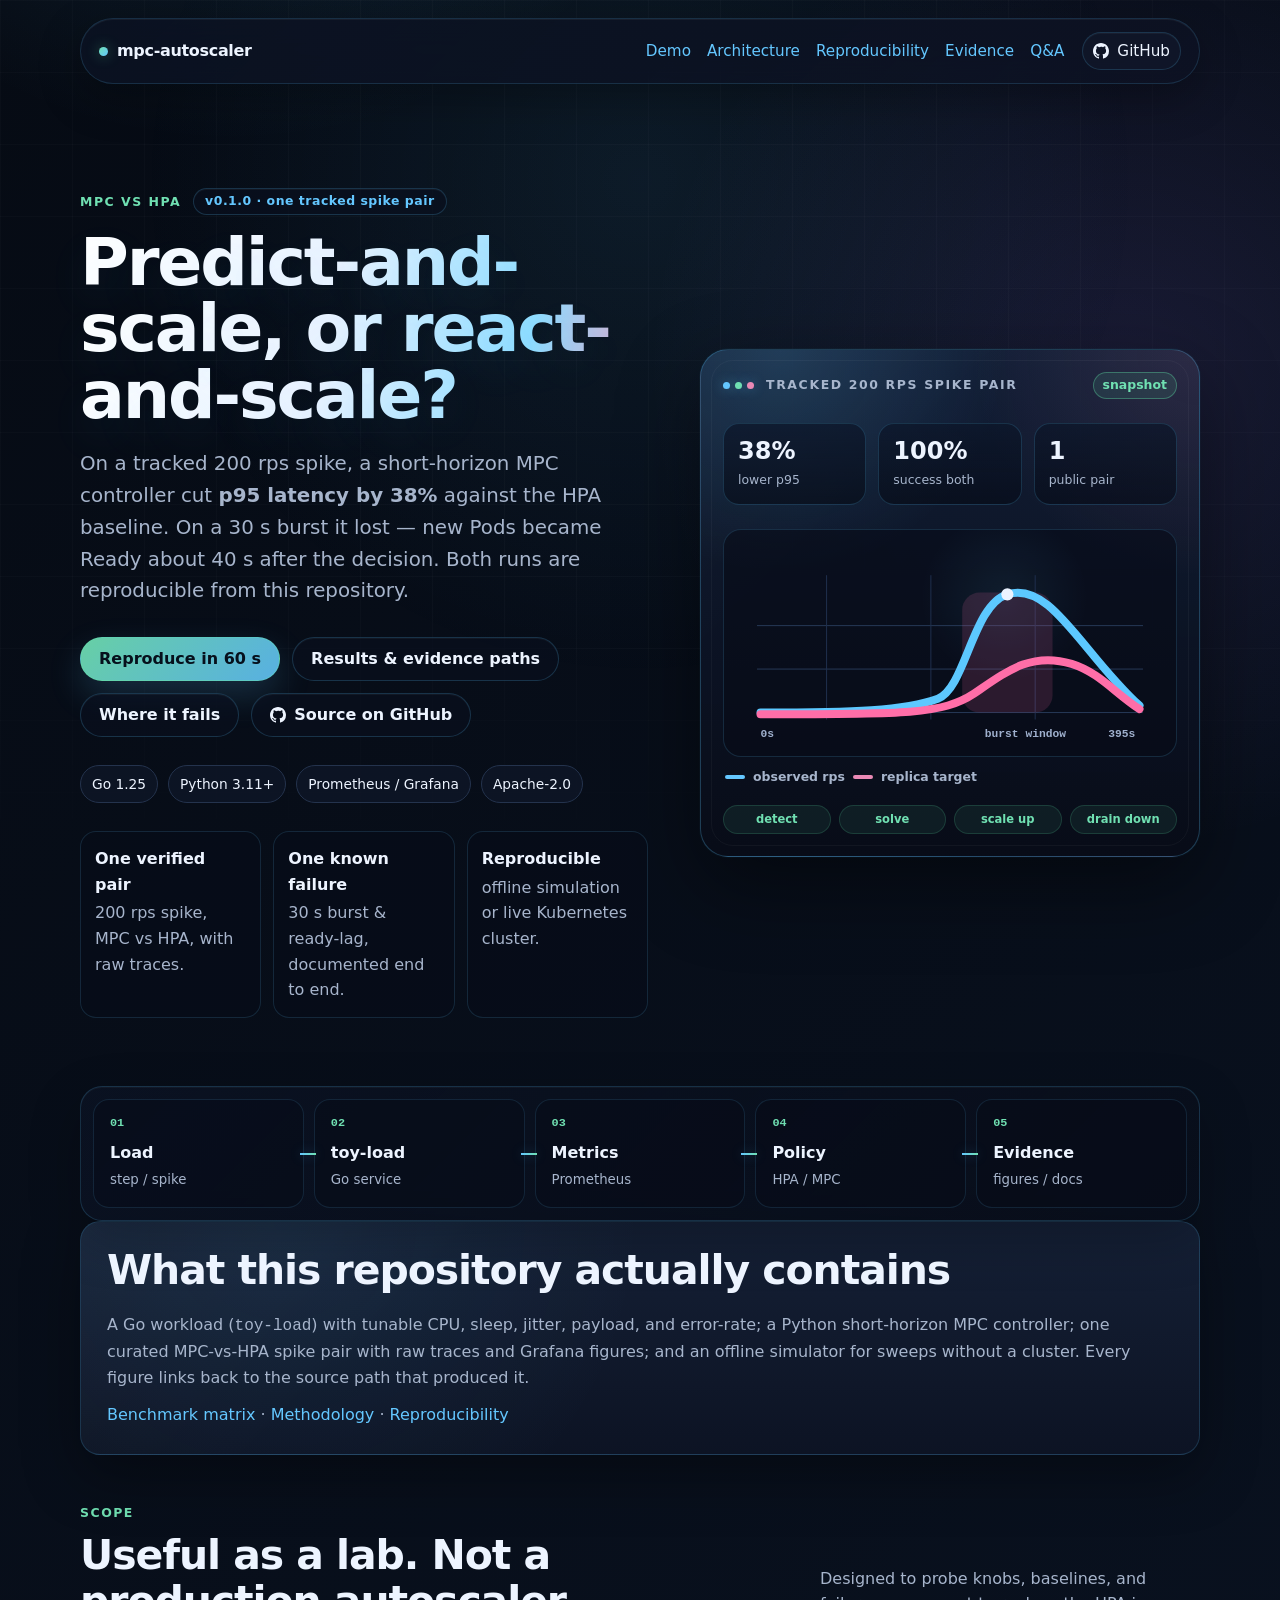
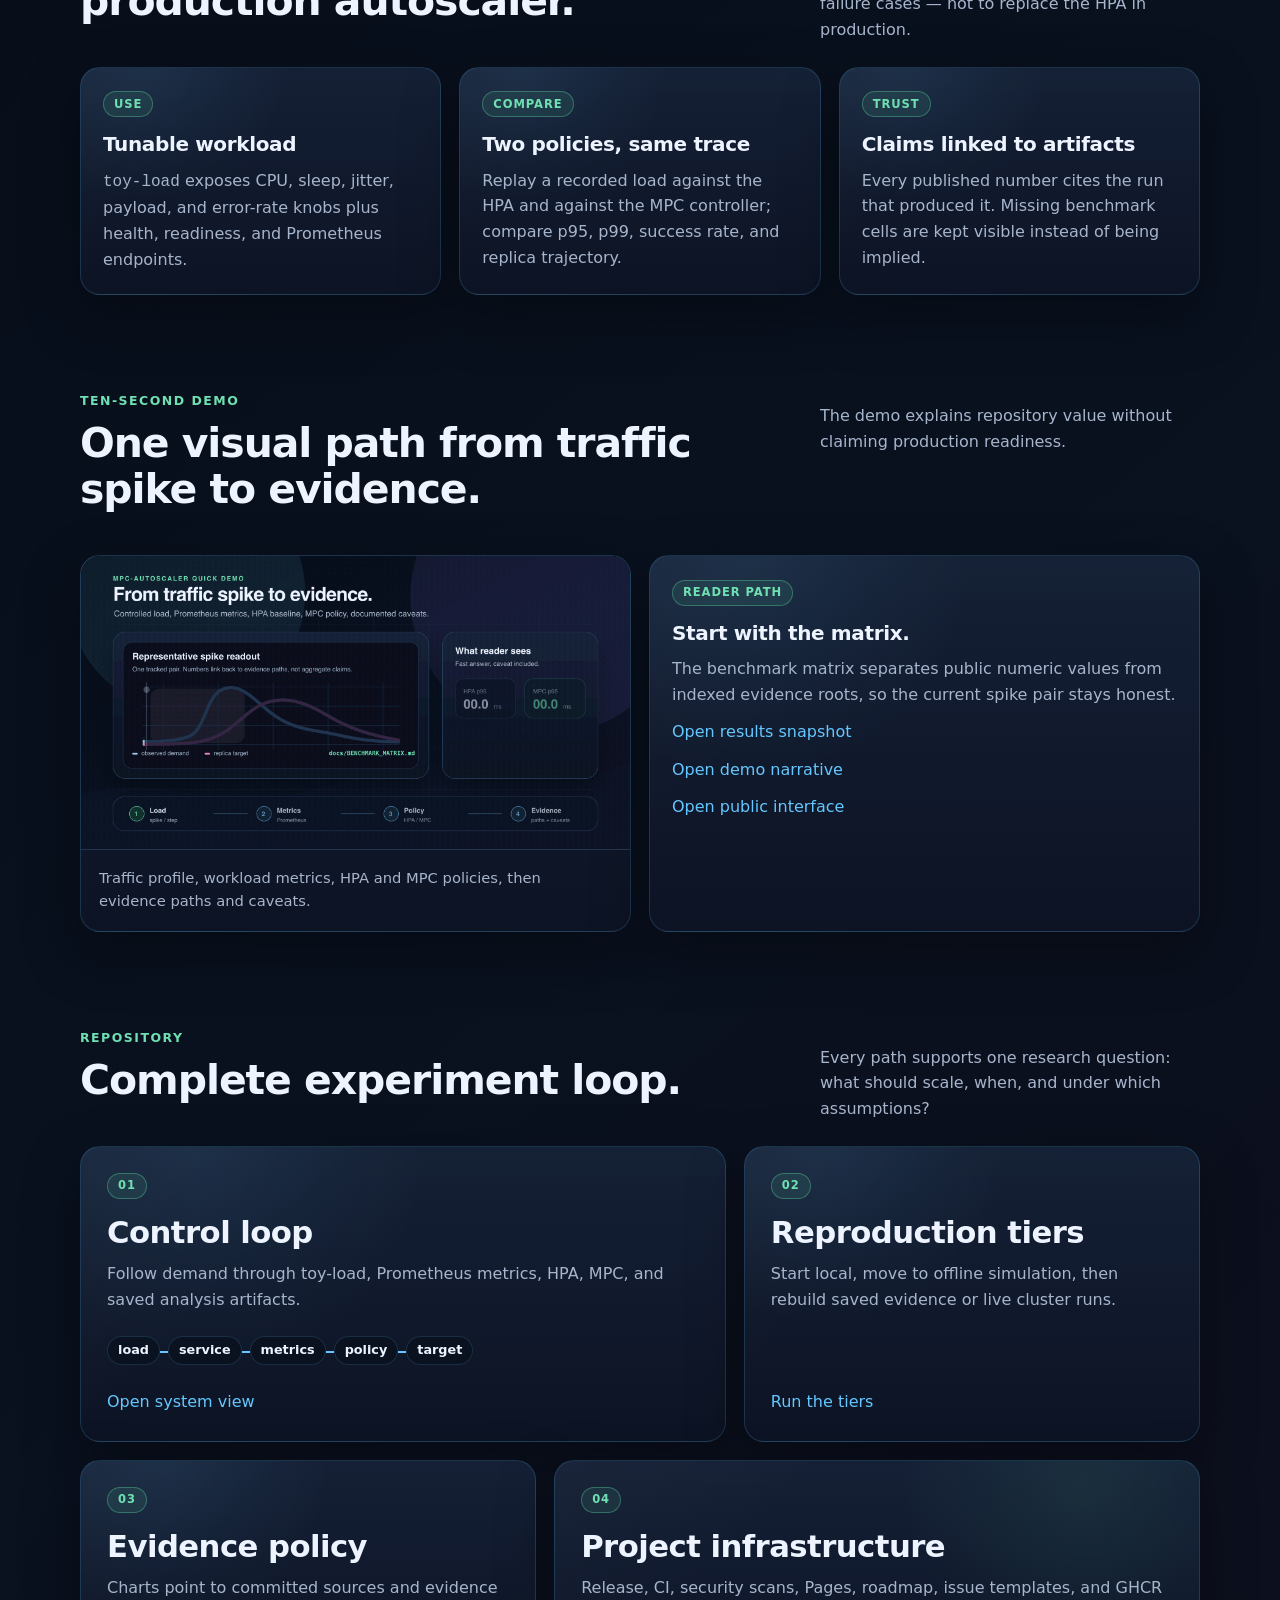
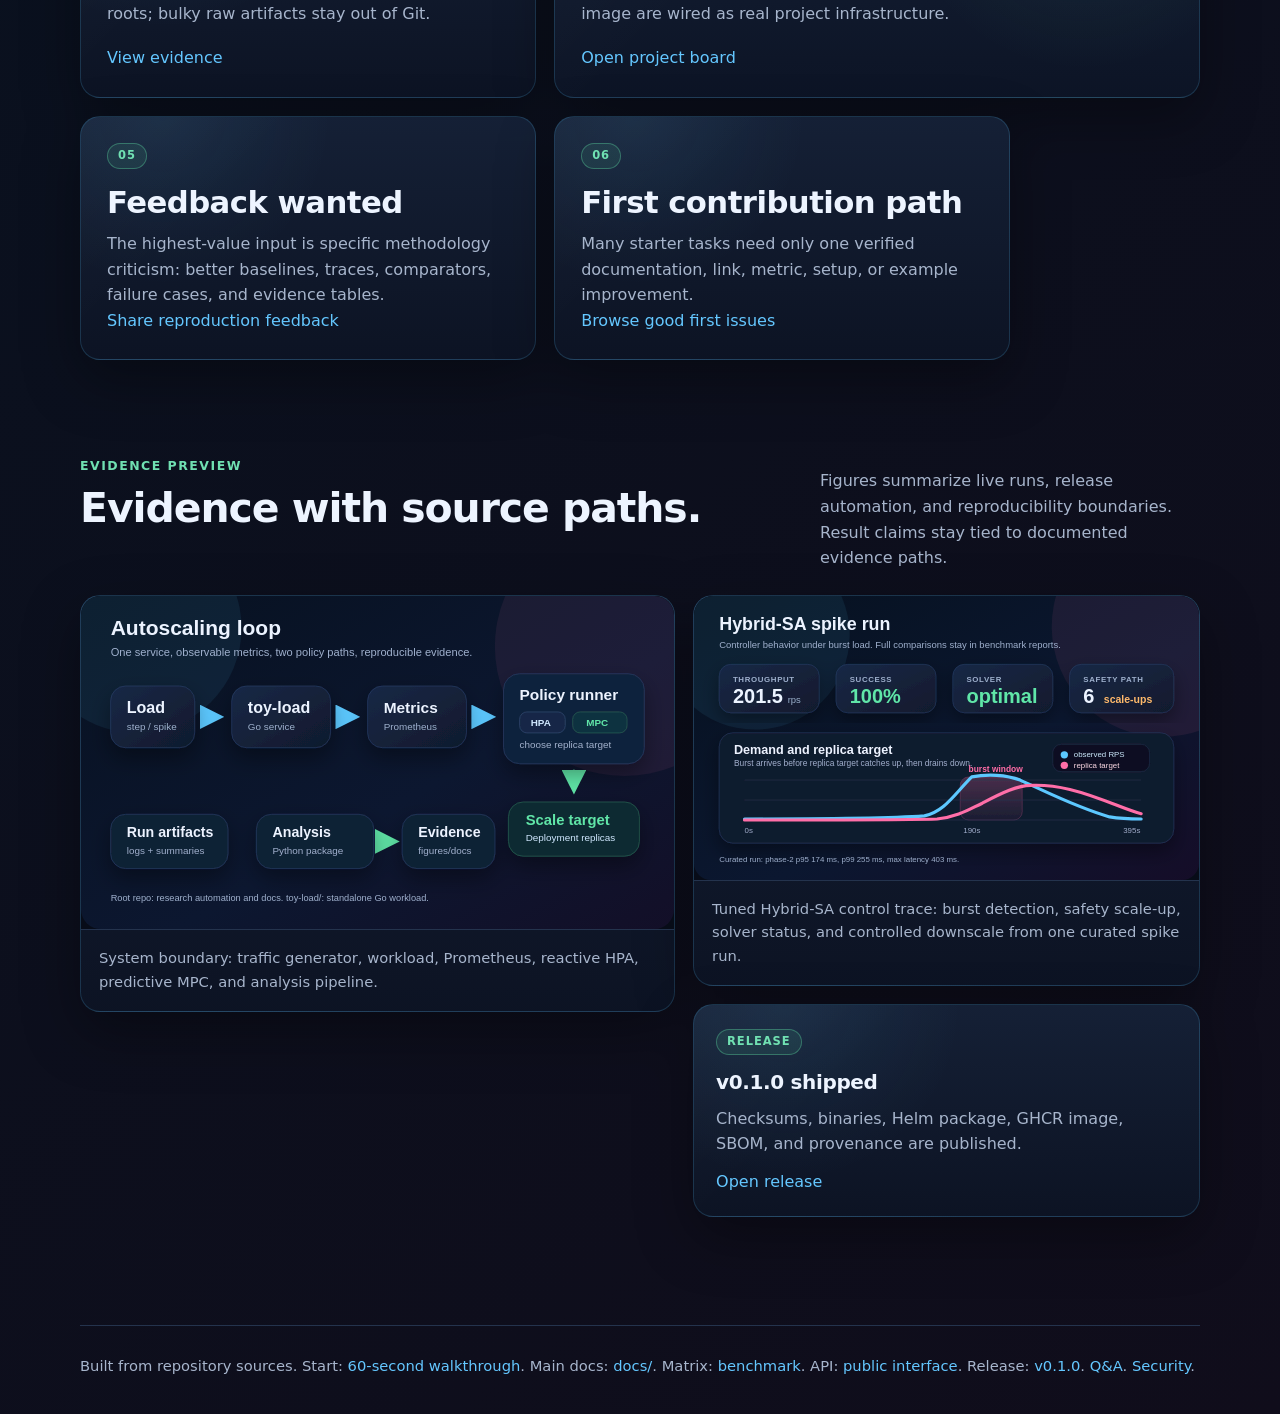
<file: site/index.html>
<!doctype html>
<html lang="en">
  <head>
    <meta charset="utf-8">
    <meta name="viewport" content="width=device-width, initial-scale=1">
    <title>MPC vs HPA — Kubernetes autoscaling lab</title>
    <meta name="description" content="A reproducible lab to test whether Model Predictive Control can scale Kubernetes earlier than the HPA — and where it fails. Includes one tracked spike pair, evidence paths, and a 60-second reproduction.">
    <meta name="robots" content="index,follow">
    <meta name="google-site-verification" content="FiO9iElaYNmGO-TNwAAKNSG3QcGYCET2BD0c-ECpHAo">
    <link rel="canonical" href="https://vshulcz.github.io/mpc-autoscaler/">
    <meta property="og:type" content="website">
    <meta property="og:site_name" content="mpc-autoscaler">
    <meta property="og:title" content="MPC vs HPA — Kubernetes autoscaling lab">
    <meta property="og:description" content="Predict-and-scale vs react-and-scale on Kubernetes, with one tracked spike pair, a known failure case, and a 60-second reproduction.">
    <meta property="og:url" content="https://vshulcz.github.io/mpc-autoscaler/">
    <meta property="og:image" content="https://vshulcz.github.io/mpc-autoscaler/assets/og/og-cover.png">
    <meta property="og:image:type" content="image/png">
    <meta property="og:image:width" content="1200">
    <meta property="og:image:height" content="630">
    <meta property="og:image:alt" content="MPC cut p95 latency 38% on a 200 rps spike; on a 30s burst it lost because new Pods became Ready 40s after the decision.">
    <meta property="og:locale" content="en_US">
    <meta name="twitter:card" content="summary_large_image">
    <meta name="twitter:title" content="MPC vs HPA — Kubernetes autoscaling lab">
    <meta name="twitter:description" content="On one 200 rps spike MPC cut p95 38%. On a 30s burst it lost — Pods became Ready 40s after the decision. Reproduce both.">
    <meta name="twitter:image" content="https://vshulcz.github.io/mpc-autoscaler/assets/og/og-cover.png">
    <link rel="icon" href="/mpc-autoscaler/favicon.svg" type="image/svg+xml">
    <link rel="apple-touch-icon" href="/mpc-autoscaler/apple-touch-icon.png">
    <link rel="manifest" href="/mpc-autoscaler/site.webmanifest">
    <meta name="theme-color" content="#0d1117" media="(prefers-color-scheme: dark)">
    <meta name="theme-color" content="#ffffff" media="(prefers-color-scheme: light)">
    <link rel="stylesheet" href="assets/style.css">
    <script type="application/ld+json">
      {
        "@context": "https://schema.org",
        "@graph": [
          {
            "@type": "WebSite",
            "@id": "https://vshulcz.github.io/mpc-autoscaler/#website",
            "name": "mpc-autoscaler",
            "url": "https://vshulcz.github.io/mpc-autoscaler/",
            "description": "Reproducible Kubernetes autoscaling lab comparing reactive HPA baselines with a short-horizon Model Predictive Control controller.",
            "inLanguage": "en",
            "author": { "@id": "https://github.com/vshulcz#person" }
          },
          {
            "@type": "SoftwareSourceCode",
            "@id": "https://github.com/vshulcz/mpc-autoscaler#software",
            "name": "mpc-autoscaler",
            "description": "Model Predictive Control Kubernetes autoscaling lab comparing reactive HPA baselines with a short-horizon MPC controller.",
            "url": "https://vshulcz.github.io/mpc-autoscaler/",
            "codeRepository": "https://github.com/vshulcz/mpc-autoscaler",
            "license": "https://www.apache.org/licenses/LICENSE-2.0",
            "programmingLanguage": ["Go", "Python"],
            "runtimePlatform": "Kubernetes",
            "keywords": "Model Predictive Control Kubernetes autoscaling, Kubernetes autoscaling, HPA vs MPC, HPA, MPC, Prometheus, Grafana, reproducibility, good first issue",
            "isPartOf": { "@id": "https://vshulcz.github.io/mpc-autoscaler/#website" },
            "author": { "@id": "https://github.com/vshulcz#person" }
          },
          {
            "@type": "Person",
            "@id": "https://github.com/vshulcz#person",
            "name": "vshulcz",
            "url": "https://github.com/vshulcz"
          }
        ]
      }
    </script>
  </head>
  <body>
    <header class="shell nav">
      <a class="brand" href="index.html">mpc-autoscaler</a>
      <nav class="nav-links" aria-label="Primary">
        <a href="demo.html">Demo</a>
        <a href="architecture.html">Architecture</a>
        <a href="reproducibility.html">Reproducibility</a>
        <a href="experiments.html">Evidence</a>
        <a href="https://github.com/vshulcz/mpc-autoscaler/discussions/categories/q-a">Q&amp;A</a>
        <a class="github-link" href="https://github.com/vshulcz/mpc-autoscaler" aria-label="Open GitHub repository"><svg class="github-mark" viewBox="0 0 16 16" aria-hidden="true" focusable="false"><path d="M8 0C3.58 0 0 3.58 0 8c0 3.54 2.29 6.53 5.47 7.59.4.07.55-.17.55-.38 0-.19-.01-.82-.01-1.49-2.01.37-2.53-.49-2.69-.94-.09-.23-.48-.94-.82-1.13-.28-.15-.68-.52-.01-.53.63-.01 1.08.58 1.23.82.72 1.21 1.87.87 2.33.66.07-.52.28-.87.51-1.07-1.78-.2-3.64-.89-3.64-3.95 0-.87.31-1.59.82-2.15-.08-.2-.36-1.02.08-2.12 0 0 .67-.21 2.2.82A7.62 7.62 0 0 1 8 3.86c.68 0 1.36.09 2 .27 1.53-1.04 2.2-.82 2.2-.82.44 1.1.16 1.92.08 2.12.51.56.82 1.27.82 2.15 0 3.07-1.87 3.75-3.65 3.95.29.25.54.73.54 1.48 0 1.07-.01 1.93-.01 2.2 0 .21.15.46.55.38A8.01 8.01 0 0 0 16 8c0-4.42-3.58-8-8-8z"/></svg><span>GitHub</span></a>
      </nav>
    </header>

    <main>
      <section class="shell hero hero-split hero-studio">
        <div class="hero-copy">
          <div class="kicker-row">
            <div class="eyebrow">MPC vs HPA</div>
            <span class="release-pill">v0.1.0 · one tracked spike pair</span>
          </div>
          <h1>Predict-and-scale, or react-and-scale?</h1>
          <p class="lead">On a tracked 200&nbsp;rps spike, a short-horizon MPC controller cut <strong>p95 latency by 38%</strong> against the HPA baseline. On a 30&nbsp;s burst it lost — new Pods became Ready about 40&nbsp;s after the decision. Both runs are reproducible from this repository.</p>
          <div class="hero-actions">
            <a class="button button-primary" href="https://github.com/vshulcz/mpc-autoscaler/blob/main/docs/MPC_VS_HPA_60_SECONDS.md">Reproduce in 60&nbsp;s</a>
            <a class="button" href="https://github.com/vshulcz/mpc-autoscaler/blob/main/docs/RESULTS.md">Results &amp; evidence paths</a>
            <a class="button" href="https://github.com/vshulcz/mpc-autoscaler/blob/main/docs/LIMITATIONS.md">Where it fails</a>
            <a class="button" href="https://github.com/vshulcz/mpc-autoscaler"><svg class="github-mark" viewBox="0 0 16 16" aria-hidden="true" focusable="false"><path d="M8 0C3.58 0 0 3.58 0 8c0 3.54 2.29 6.53 5.47 7.59.4.07.55-.17.55-.38 0-.19-.01-.82-.01-1.49-2.01.37-2.53-.49-2.69-.94-.09-.23-.48-.94-.82-1.13-.28-.15-.68-.52-.01-.53.63-.01 1.08.58 1.23.82.72 1.21 1.87.87 2.33.66.07-.52.28-.87.51-1.07-1.78-.2-3.64-.89-3.64-3.95 0-.87.31-1.59.82-2.15-.08-.2-.36-1.02.08-2.12 0 0 .67-.21 2.2.82A7.62 7.62 0 0 1 8 3.86c.68 0 1.36.09 2 .27 1.53-1.04 2.2-.82 2.2-.82.44 1.1.16 1.92.08 2.12.51.56.82 1.27.82 2.15 0 3.07-1.87 3.75-3.65 3.95.29.25.54.73.54 1.48 0 1.07-.01 1.93-.01 2.2 0 .21.15.46.55.38A8.01 8.01 0 0 0 16 8c0-4.42-3.58-8-8-8z"/></svg><span>Source on GitHub</span></a>
          </div>
          <div class="chips" aria-label="Project badges">
            <span class="chip">Go 1.25</span>
            <span class="chip">Python 3.11+</span>
            <span class="chip">Prometheus / Grafana</span>
            <span class="chip">Apache-2.0</span>
          </div>
          <div class="proof-grid" aria-label="What you get">
            <span><strong>One verified pair</strong> 200&nbsp;rps spike, MPC vs HPA, with raw traces.</span>
            <span><strong>One known failure</strong> 30&nbsp;s burst &amp; ready-lag, documented end to end.</span>
            <span><strong>Reproducible</strong> offline simulation or live Kubernetes cluster.</span>
          </div>
        </div>
        <aside class="hero-panel control-console" aria-label="Project status summary">
          <div class="panel-topline console-topline">
            <span class="console-dots"><i></i><i></i><i></i></span>
            <span>tracked 200 rps spike pair</span>
            <span class="status-dot">snapshot</span>
          </div>
          <div class="hero-metrics">
            <div><strong>38%</strong><span>lower p95</span></div>
            <div><strong>100%</strong><span>success both</span></div>
            <div><strong>1</strong><span>public pair</span></div>
          </div>
          <div class="trace-stage">
            <svg class="hero-chart" viewBox="0 0 520 260" role="img" aria-label="Demand and replica response curves">
              <path d="M38 210 H482" stroke="#263856"/>
              <path d="M38 160 H482" stroke="#263856"/>
              <path d="M38 110 H482" stroke="#263856"/>
              <path d="M118 52 V218" stroke="#1f2f4d"/>
              <path d="M238 52 V218" stroke="#1f2f4d"/>
              <path d="M358 52 V218" stroke="#1f2f4d"/>
              <rect x="274" y="72" width="104" height="138" rx="20" fill="#ff6ea8" opacity="0.14"/>
              <path d="M42 210 C148 210 208 208 246 194 C278 182 286 86 326 74 C376 58 412 142 478 202" fill="none" stroke="#5cc8ff" stroke-width="8" stroke-linecap="round"/>
              <path d="M42 212 C208 212 252 212 288 188 C326 162 354 140 400 154 C432 164 450 188 478 206" fill="none" stroke="#ff6ea8" stroke-width="8" stroke-linecap="round"/>
              <circle cx="326" cy="74" r="7" fill="#ecf3ff"/>
              <text x="42" y="238" fill="#9fb0cd">0s</text>
              <text x="300" y="238" fill="#9fb0cd">burst window</text>
              <text x="442" y="238" fill="#9fb0cd">395s</text>
            </svg>
            <div class="trace-legend"><span class="line-blue"></span>observed rps <span class="line-pink"></span>replica target</div>
          </div>
          <div class="scale-ladder" aria-label="Control actions">
            <span>detect</span>
            <span>solve</span>
            <span>scale up</span>
            <span>drain down</span>
          </div>
        </aside>
      </section>

      <section class="shell loop-runway" aria-label="Experiment loop">
        <div class="runway-item"><span>01</span><strong>Load</strong><small>step / spike</small></div>
        <div class="runway-item"><span>02</span><strong>toy-load</strong><small>Go service</small></div>
        <div class="runway-item"><span>03</span><strong>Metrics</strong><small>Prometheus</small></div>
        <div class="runway-item"><span>04</span><strong>Policy</strong><small>HPA / MPC</small></div>
        <div class="runway-item"><span>05</span><strong>Evidence</strong><small>figures / docs</small></div>
      </section>

      <section class="shell section panel">
        <h2>What this repository actually contains</h2>
        <p>A Go workload (<code>toy-load</code>) with tunable CPU, sleep, jitter, payload, and error-rate; a Python short-horizon MPC controller; one curated MPC-vs-HPA spike pair with raw traces and Grafana figures; and an offline simulator for sweeps without a cluster. Every figure links back to the source path that produced it.</p>
        <p><a href="https://github.com/vshulcz/mpc-autoscaler/blob/main/docs/BENCHMARK_MATRIX.md">Benchmark matrix</a> · <a href="https://github.com/vshulcz/mpc-autoscaler/blob/main/docs/METHODOLOGY.md">Methodology</a> · <a href="https://github.com/vshulcz/mpc-autoscaler/blob/main/docs/REPRODUCIBILITY.md">Reproducibility</a></p>
      </section>

      <section class="shell section">
        <div class="section-head section-head-row">
          <div>
            <div class="eyebrow">Scope</div>
            <h2>Useful as a lab. Not a production autoscaler.</h2>
          </div>
          <p>Designed to probe knobs, baselines, and failure cases — not to replace the HPA in production.</p>
        </div>
        <div class="grid grid-3">
          <article class="card">
            <span class="card-tag">Use</span>
            <h3>Tunable workload</h3>
            <p><code>toy-load</code> exposes CPU, sleep, jitter, payload, and error-rate knobs plus health, readiness, and Prometheus endpoints.</p>
          </article>
          <article class="card">
            <span class="card-tag">Compare</span>
            <h3>Two policies, same trace</h3>
            <p>Replay a recorded load against the HPA and against the MPC controller; compare p95, p99, success rate, and replica trajectory.</p>
          </article>
          <article class="card">
            <span class="card-tag">Trust</span>
            <h3>Claims linked to artifacts</h3>
            <p>Every published number cites the run that produced it. Missing benchmark cells are kept visible instead of being implied.</p>
          </article>
        </div>
      </section>

      <section class="shell section proof-section">
        <div class="section-head section-head-row">
          <div>
            <div class="eyebrow">Ten-Second Demo</div>
            <h2>One visual path from traffic spike to evidence.</h2>
          </div>
          <p>The demo explains repository value without claiming production readiness.</p>
        </div>
        <div class="grid grid-2">
          <figure class="figure showcase-card">
            <img src="assets/figures/ten-second-demo.gif" alt="Ten-second autoscaling loop demo" width="900" height="480" loading="lazy" decoding="async">
            <figcaption class="figure-caption">Traffic profile, workload metrics, HPA and MPC policies, then evidence paths and caveats.</figcaption>
          </figure>
          <article class="card proof-card">
            <span class="card-tag">Reader path</span>
            <h3>Start with the matrix.</h3>
            <p>The benchmark matrix separates public numeric values from indexed evidence roots, so the current spike pair stays honest.</p>
            <p><a href="https://github.com/vshulcz/mpc-autoscaler/blob/main/docs/RESULTS.md">Open results snapshot</a></p>
            <p><a href="https://github.com/vshulcz/mpc-autoscaler/blob/main/docs/DEMO.md">Open demo narrative</a></p>
            <p><a href="https://github.com/vshulcz/mpc-autoscaler/blob/main/docs/API.md">Open public interface</a></p>
          </article>
        </div>
      </section>

      <section class="shell section">
        <div class="section-head section-head-row">
          <div>
            <div class="eyebrow">Repository</div>
            <h2>Complete experiment loop.</h2>
          </div>
          <p>Every path supports one research question: what should scale, when, and under which assumptions?</p>
        </div>
        <div class="feature-bento">
          <article class="card feature-card feature-wide">
            <span class="card-tag">01</span>
            <h3>Control loop</h3>
            <p>Follow demand through toy-load, Prometheus metrics, HPA, MPC, and saved analysis artifacts.</p>
            <div class="mini-map" aria-hidden="true"><span>load</span><span>service</span><span>metrics</span><span>policy</span><span>target</span></div>
            <p><a href="architecture.html">Open system view</a></p>
          </article>
          <article class="card feature-card">
            <span class="card-tag">02</span>
            <h3>Reproduction tiers</h3>
            <p>Start local, move to offline simulation, then rebuild saved evidence or live cluster runs.</p>
            <p><a href="reproducibility.html">Run the tiers</a></p>
          </article>
          <article class="card feature-card">
            <span class="card-tag">03</span>
            <h3>Evidence policy</h3>
            <p>Charts point to committed sources and evidence roots; bulky raw artifacts stay out of Git.</p>
            <p><a href="experiments.html">View evidence</a></p>
          </article>
          <article class="card feature-card feature-wide feature-release">
            <span class="card-tag">04</span>
            <h3>Project infrastructure</h3>
            <p>Release, CI, security scans, Pages, roadmap, issue templates, and GHCR image are wired as real project infrastructure.</p>
            <p><a href="https://github.com/users/vshulcz/projects/2">Open project board</a></p>
          </article>
          <article class="card feature-card">
            <span class="card-tag">05</span>
            <h3>Feedback wanted</h3>
            <p>The highest-value input is specific methodology criticism: better baselines, traces, comparators, failure cases, and evidence tables.</p>
            <p><a href="https://github.com/vshulcz/mpc-autoscaler/issues/new?template=reproduction_feedback.yml">Share reproduction feedback</a></p>
          </article>
          <article class="card feature-card">
            <span class="card-tag">06</span>
            <h3>First contribution path</h3>
            <p>Many starter tasks need only one verified documentation, link, metric, setup, or example improvement.</p>
            <p><a href="https://github.com/vshulcz/mpc-autoscaler/labels/good%20first%20issue">Browse good first issues</a></p>
          </article>
        </div>
      </section>

      <section class="shell section proof-section">
        <div class="section-head section-head-row">
          <div>
            <div class="eyebrow">Evidence Preview</div>
            <h2>Evidence with source paths.</h2>
          </div>
          <p>Figures summarize live runs, release automation, and reproducibility boundaries. Result claims stay tied to documented evidence paths.</p>
        </div>
        <div class="evidence-wall">
          <figure class="figure showcase-card evidence-primary">
            <img src="assets/figures/architecture.svg" alt="MPC autoscaler architecture diagram" width="960" height="540" loading="lazy" decoding="async">
            <figcaption class="figure-caption">System boundary: traffic generator, workload, Prometheus, reactive HPA, predictive MPC, and analysis pipeline.</figcaption>
          </figure>
          <div class="evidence-stack">
            <figure class="figure showcase-card">
              <img src="assets/figures/spike-comparison.svg" alt="Spike experiment sample chart" width="960" height="540" loading="lazy" decoding="async">
              <figcaption class="figure-caption">Tuned Hybrid-SA control trace: burst detection, safety scale-up, solver status, and controlled downscale from one curated spike run.</figcaption>
            </figure>
            <article class="card proof-card">
              <span class="card-tag">release</span>
              <h3>v0.1.0 shipped</h3>
              <p>Checksums, binaries, Helm package, GHCR image, SBOM, and provenance are published.</p>
              <p><a href="https://github.com/vshulcz/mpc-autoscaler/releases/tag/v0.1.0">Open release</a></p>
            </article>
          </div>
        </div>
      </section>
    </main>

    <footer class="shell footer">
      Built from repository sources. Start: <a href="https://github.com/vshulcz/mpc-autoscaler/blob/main/docs/MPC_VS_HPA_60_SECONDS.md">60-second walkthrough</a>. Main docs: <a href="https://github.com/vshulcz/mpc-autoscaler/tree/main/docs">docs/</a>. Matrix: <a href="https://github.com/vshulcz/mpc-autoscaler/blob/main/docs/BENCHMARK_MATRIX.md">benchmark</a>. API: <a href="https://github.com/vshulcz/mpc-autoscaler/blob/main/docs/API.md">public interface</a>. Release: <a href="https://github.com/vshulcz/mpc-autoscaler/releases/tag/v0.1.0">v0.1.0</a>. <a href="https://github.com/vshulcz/mpc-autoscaler/discussions/categories/q-a">Q&amp;A</a>. <a href="https://github.com/vshulcz/mpc-autoscaler/blob/main/SECURITY.md">Security</a>.
    </footer>
  </body>
</html>
</file>
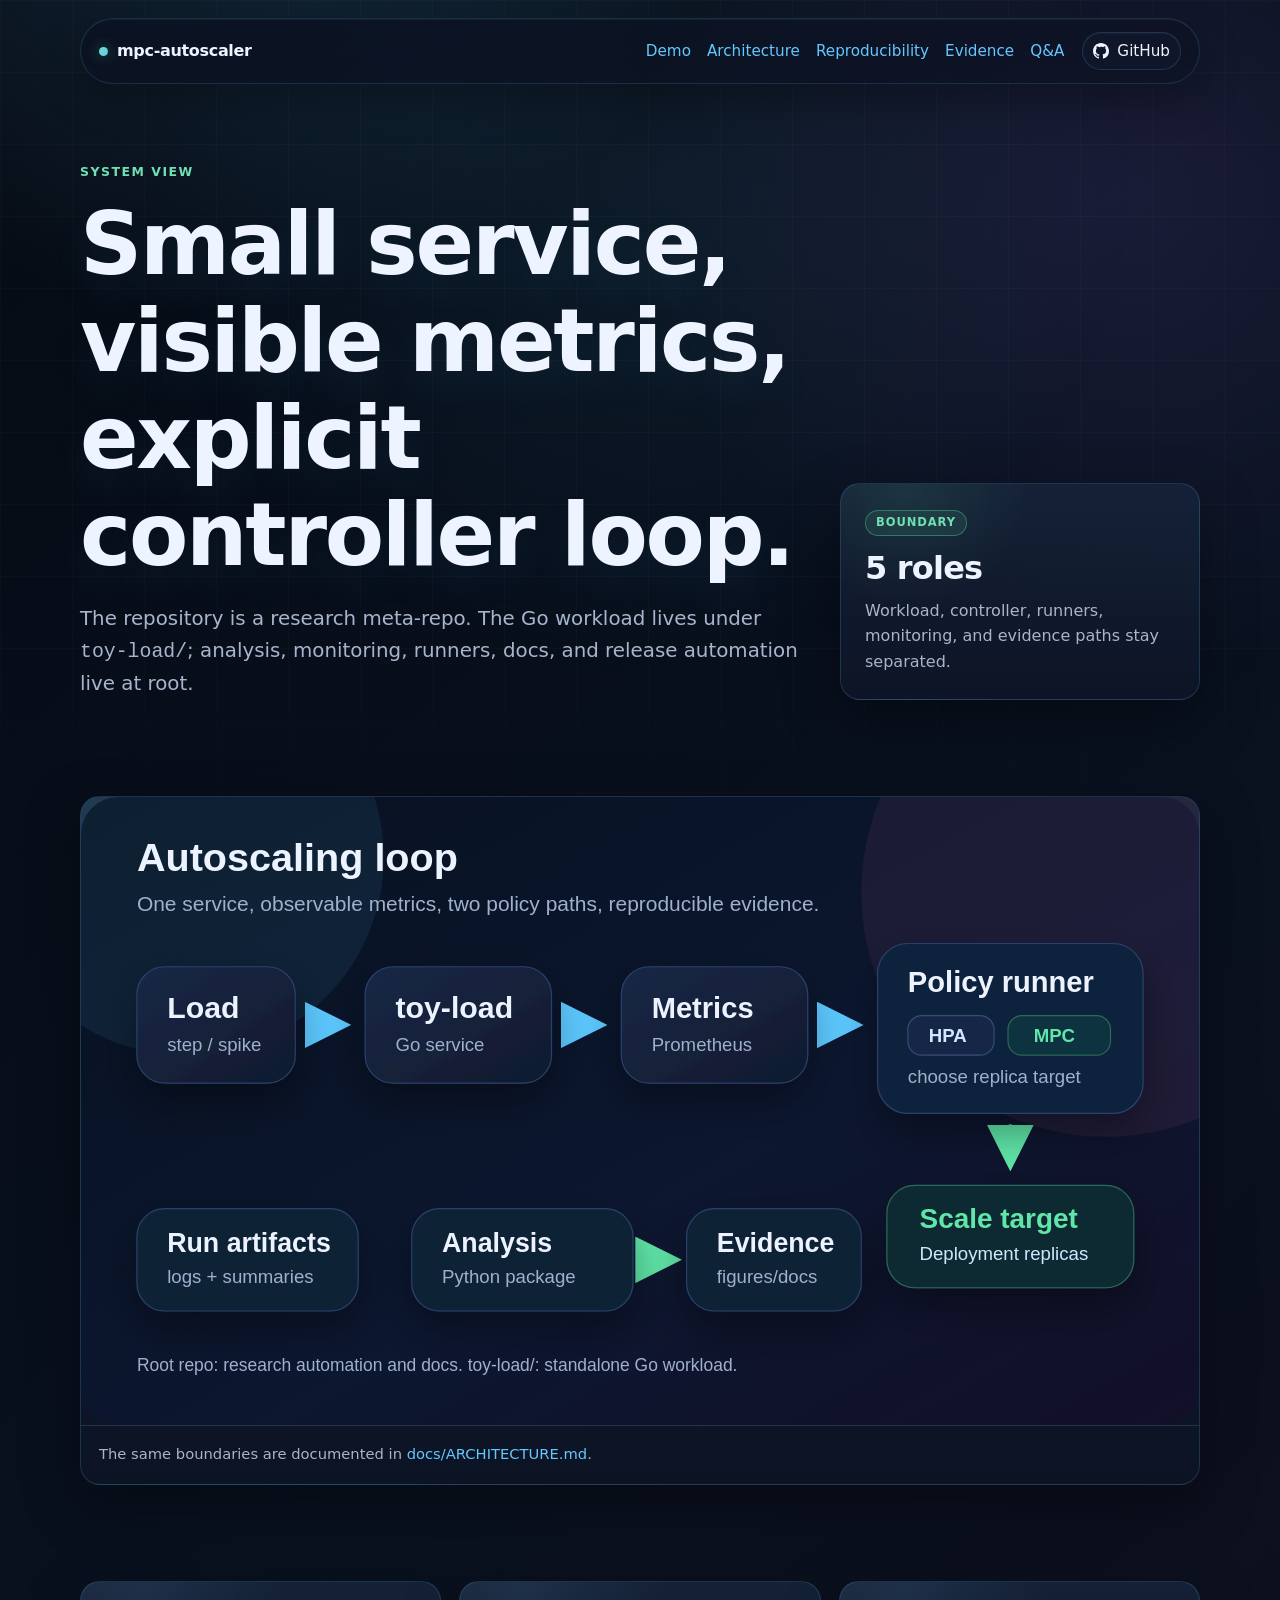
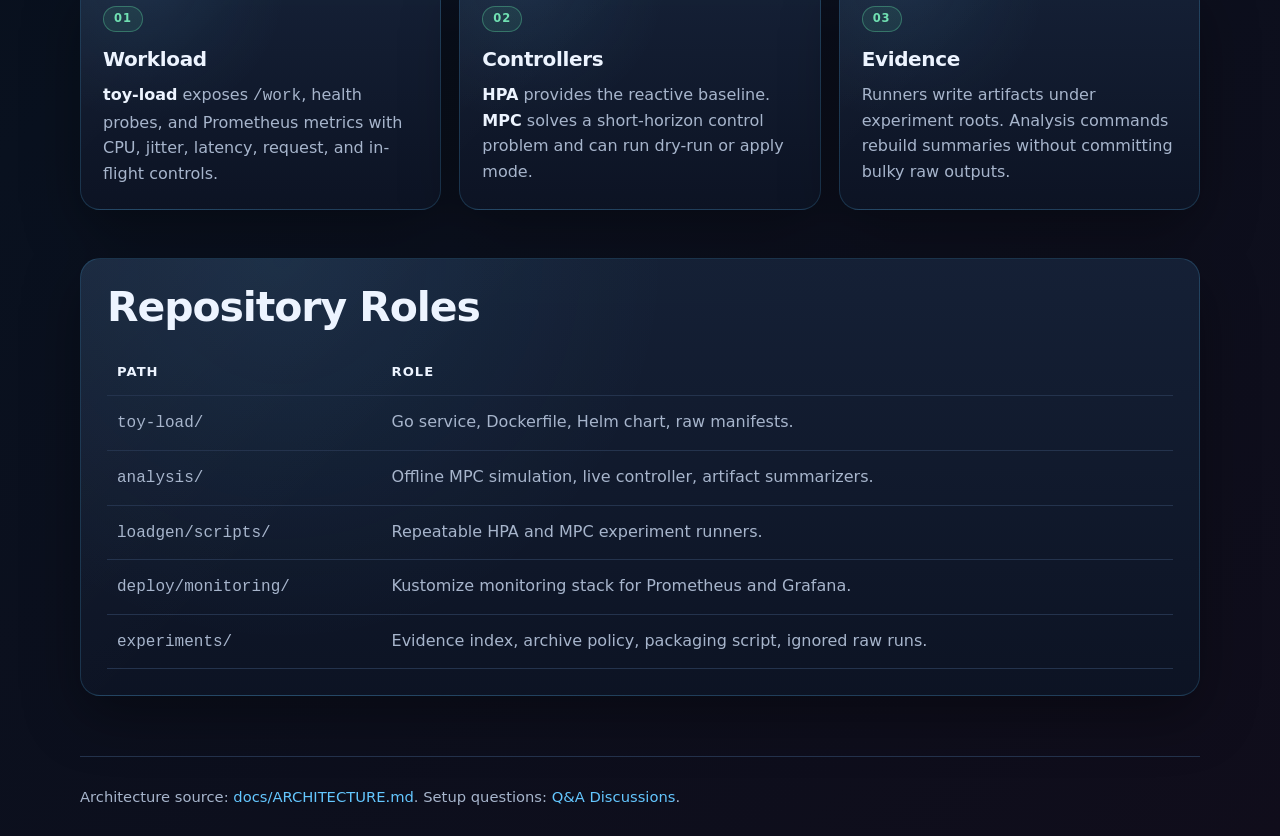
<file: site/architecture.html>
<!doctype html>
<html lang="en">
  <head>
    <meta charset="utf-8">
    <meta name="viewport" content="width=device-width, initial-scale=1">
    <title>Architecture | Kubernetes Autoscaling Lab | MPC Autoscaler</title>
    <meta name="description" content="Architecture overview for a reproducible Kubernetes autoscaling lab with toy-load, Prometheus metrics, HPA baselines, MPC controller, and evidence paths.">
    <meta name="robots" content="index,follow">
    <link rel="canonical" href="https://vshulcz.github.io/mpc-autoscaler/architecture.html">
    <meta property="og:type" content="article">
    <meta property="og:site_name" content="mpc-autoscaler">
    <meta property="og:title" content="MPC Autoscaler Architecture">
    <meta property="og:description" content="System boundary for Kubernetes HPA vs MPC autoscaling experiments: workload, metrics, controller, runners, and evidence.">
    <meta property="og:url" content="https://vshulcz.github.io/mpc-autoscaler/architecture.html">
    <meta property="og:image" content="https://vshulcz.github.io/mpc-autoscaler/assets/og/og-cover.png">
    <meta property="og:image:type" content="image/png">
    <meta property="og:image:width" content="1200">
    <meta property="og:image:height" content="630">
    <meta property="og:image:alt" content="MPC vs HPA — Kubernetes autoscaling lab comparing reactive HPA with a short-horizon Model Predictive Control controller.">
    <meta property="og:locale" content="en_US">
    <meta name="twitter:card" content="summary_large_image">
    <meta name="twitter:title" content="MPC Autoscaler Architecture">
    <meta name="twitter:description" content="Kubernetes autoscaling lab architecture with toy-load, Prometheus, HPA, MPC, runners, and evidence paths.">
    <meta name="twitter:image" content="https://vshulcz.github.io/mpc-autoscaler/assets/og/og-cover.png">
    <link rel="icon" href="/mpc-autoscaler/favicon.svg" type="image/svg+xml">
    <link rel="apple-touch-icon" href="/mpc-autoscaler/apple-touch-icon.png">
    <link rel="manifest" href="/mpc-autoscaler/site.webmanifest">
    <meta name="theme-color" content="#0d1117" media="(prefers-color-scheme: dark)">
    <meta name="theme-color" content="#ffffff" media="(prefers-color-scheme: light)">
    <link rel="stylesheet" href="assets/style.css">
    <script type="application/ld+json">
      {
        "@context": "https://schema.org",
        "@graph": [
          {
            "@type": "TechArticle",
            "headline": "Small service, visible metrics, explicit controller loop.",
            "description": "Architecture overview for a reproducible Kubernetes autoscaling lab with toy-load, Prometheus metrics, HPA baselines, MPC controller, and evidence paths.",
            "image": "https://vshulcz.github.io/mpc-autoscaler/assets/og/og-cover.png",
            "mainEntityOfPage": "https://vshulcz.github.io/mpc-autoscaler/architecture.html",
            "author": {
              "@type": "Person",
              "name": "vshulcz",
              "url": "https://github.com/vshulcz"
            }
          },
          {
            "@type": "BreadcrumbList",
            "itemListElement": [
              { "@type": "ListItem", "position": 1, "name": "Home", "item": "https://vshulcz.github.io/mpc-autoscaler/" },
              { "@type": "ListItem", "position": 2, "name": "Architecture", "item": "https://vshulcz.github.io/mpc-autoscaler/architecture.html" }
            ]
          }
        ]
      }
    </script>
  </head>
  <body>
    <header class="shell nav">
      <a class="brand" href="index.html">mpc-autoscaler</a>
      <nav class="nav-links" aria-label="Primary">
        <a href="demo.html">Demo</a>
        <a href="architecture.html">Architecture</a>
        <a href="reproducibility.html">Reproducibility</a>
        <a href="experiments.html">Evidence</a>
        <a href="https://github.com/vshulcz/mpc-autoscaler/discussions/categories/q-a">Q&amp;A</a>
        <a class="github-link" href="https://github.com/vshulcz/mpc-autoscaler" aria-label="Open GitHub repository"><svg class="github-mark" viewBox="0 0 16 16" aria-hidden="true" focusable="false"><path d="M8 0C3.58 0 0 3.58 0 8c0 3.54 2.29 6.53 5.47 7.59.4.07.55-.17.55-.38 0-.19-.01-.82-.01-1.49-2.01.37-2.53-.49-2.69-.94-.09-.23-.48-.94-.82-1.13-.28-.15-.68-.52-.01-.53.63-.01 1.08.58 1.23.82.72 1.21 1.87.87 2.33.66.07-.52.28-.87.51-1.07-1.78-.2-3.64-.89-3.64-3.95 0-.87.31-1.59.82-2.15-.08-.2-.36-1.02.08-2.12 0 0 .67-.21 2.2.82A7.62 7.62 0 0 1 8 3.86c.68 0 1.36.09 2 .27 1.53-1.04 2.2-.82 2.2-.82.44 1.1.16 1.92.08 2.12.51.56.82 1.27.82 2.15 0 3.07-1.87 3.75-3.65 3.95.29.25.54.73.54 1.48 0 1.07-.01 1.93-.01 2.2 0 .21.15.46.55.38A8.01 8.01 0 0 0 16 8c0-4.42-3.58-8-8-8z"/></svg><span>GitHub</span></a>
      </nav>
    </header>

    <main class="shell">
      <section class="hero page-hero">
        <div>
          <div class="eyebrow">System View</div>
          <h1>Small service, visible metrics, explicit controller loop.</h1>
          <p class="lead">The repository is a research meta-repo. The Go workload lives under <code>toy-load/</code>; analysis, monitoring, runners, docs, and release automation live at root.</p>
        </div>
        <aside class="page-hero-card">
          <span class="card-tag">boundary</span>
          <strong>5 roles</strong>
          <p>Workload, controller, runners, monitoring, and evidence paths stay separated.</p>
        </aside>
      </section>

      <section class="section">
        <figure class="figure">
          <img src="assets/figures/architecture.svg" alt="Architecture diagram showing load, toy-load, Prometheus, HPA, MPC, scaling, and analysis" width="960" height="540" loading="lazy" decoding="async">
          <figcaption class="figure-caption">The same boundaries are documented in <a href="https://github.com/vshulcz/mpc-autoscaler/blob/main/docs/ARCHITECTURE.md">docs/ARCHITECTURE.md</a>.</figcaption>
        </figure>
      </section>

      <section class="section grid grid-3">
        <article class="card">
          <span class="card-tag">01</span>
          <h3>Workload</h3>
          <p><strong>toy-load</strong> exposes <code>/work</code>, health probes, and Prometheus metrics with CPU, jitter, latency, request, and in-flight controls.</p>
        </article>
        <article class="card">
          <span class="card-tag">02</span>
          <h3>Controllers</h3>
          <p><strong>HPA</strong> provides the reactive baseline. <strong>MPC</strong> solves a short-horizon control problem and can run dry-run or apply mode.</p>
        </article>
        <article class="card">
          <span class="card-tag">03</span>
          <h3>Evidence</h3>
          <p>Runners write artifacts under experiment roots. Analysis commands rebuild summaries without committing bulky raw outputs.</p>
        </article>
      </section>

      <section class="section panel">
        <h2>Repository Roles</h2>
        <div class="table-wrap">
          <table>
            <thead><tr><th>Path</th><th>Role</th></tr></thead>
            <tbody>
              <tr><td data-label="Path"><code>toy-load/</code></td><td data-label="Role">Go service, Dockerfile, Helm chart, raw manifests.</td></tr>
              <tr><td data-label="Path"><code>analysis/</code></td><td data-label="Role">Offline MPC simulation, live controller, artifact summarizers.</td></tr>
              <tr><td data-label="Path"><code>loadgen/scripts/</code></td><td data-label="Role">Repeatable HPA and MPC experiment runners.</td></tr>
              <tr><td data-label="Path"><code>deploy/monitoring/</code></td><td data-label="Role">Kustomize monitoring stack for Prometheus and Grafana.</td></tr>
              <tr><td data-label="Path"><code>experiments/</code></td><td data-label="Role">Evidence index, archive policy, packaging script, ignored raw runs.</td></tr>
            </tbody>
          </table>
        </div>
      </section>
    </main>

    <footer class="shell footer">Architecture source: <a href="https://github.com/vshulcz/mpc-autoscaler/blob/main/docs/ARCHITECTURE.md">docs/ARCHITECTURE.md</a>. Setup questions: <a href="https://github.com/vshulcz/mpc-autoscaler/discussions/categories/q-a">Q&amp;A Discussions</a>.</footer>
  </body>
</html>
</file>
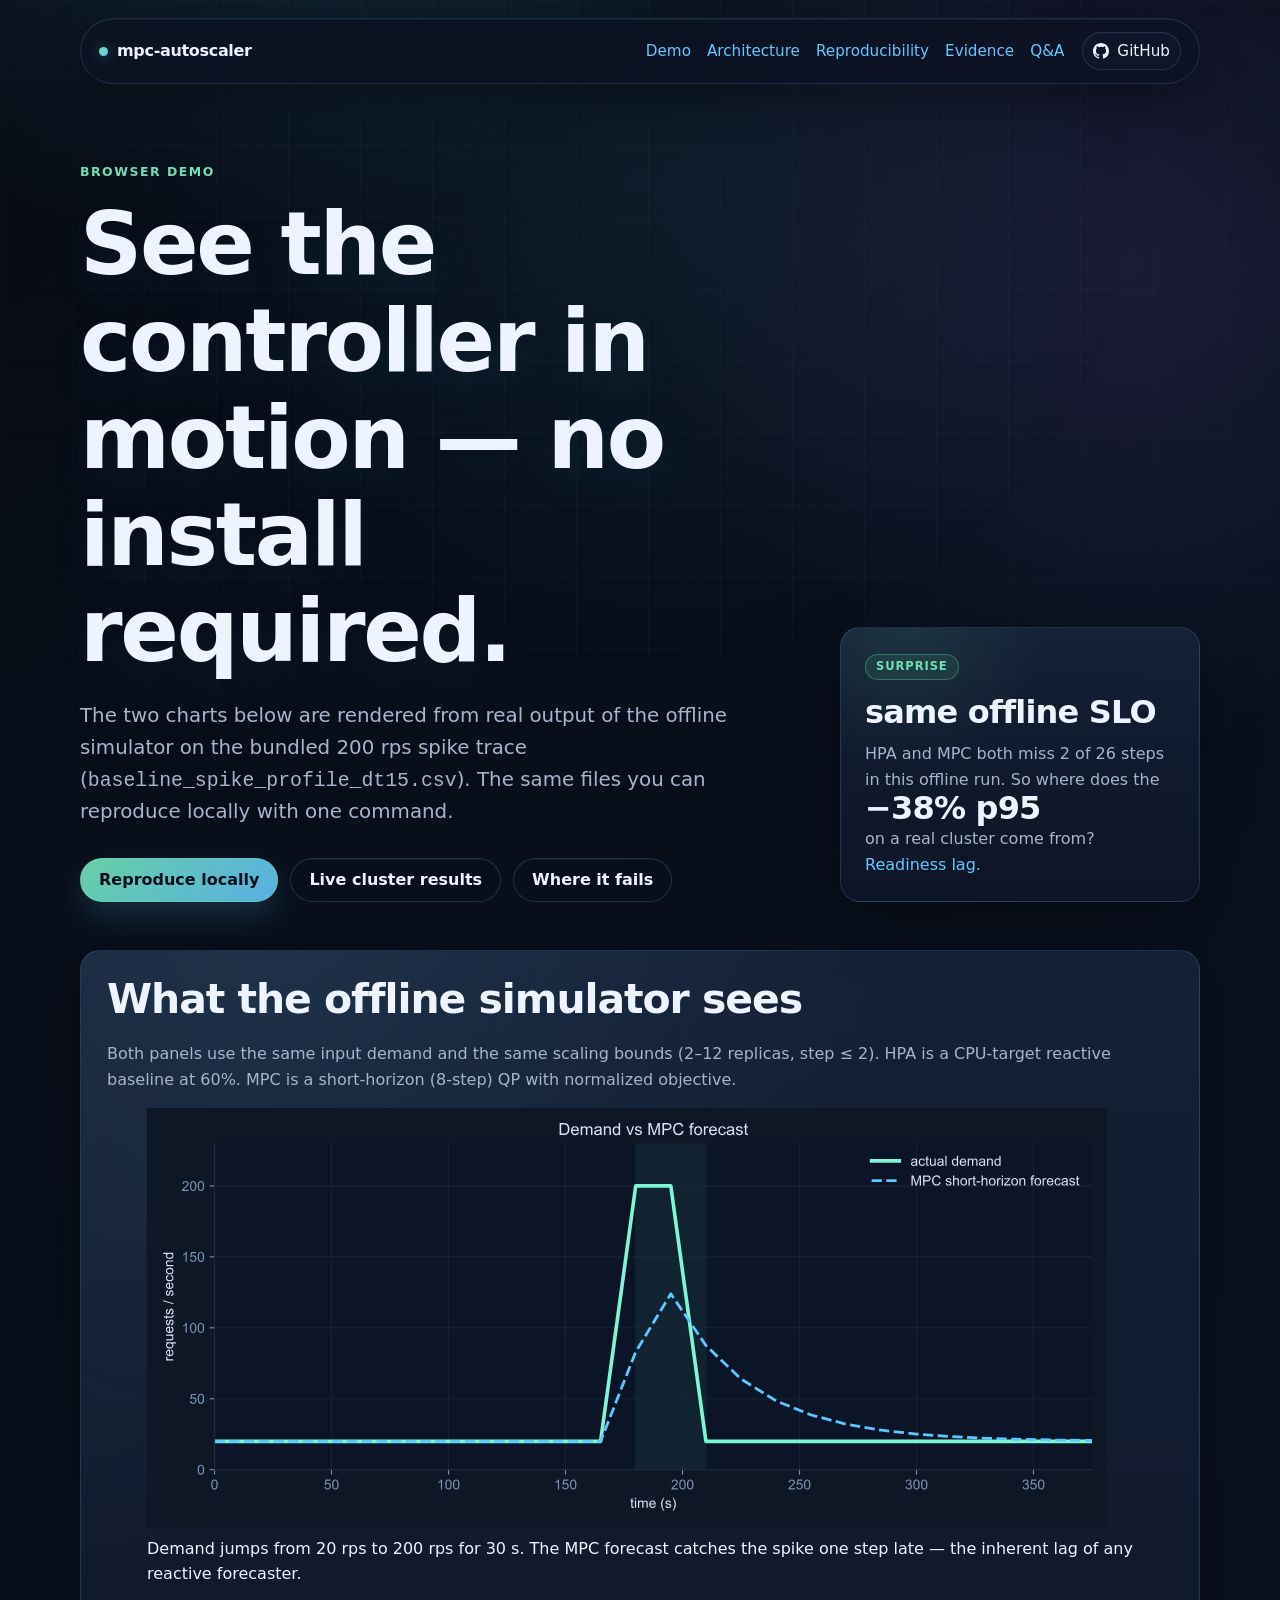
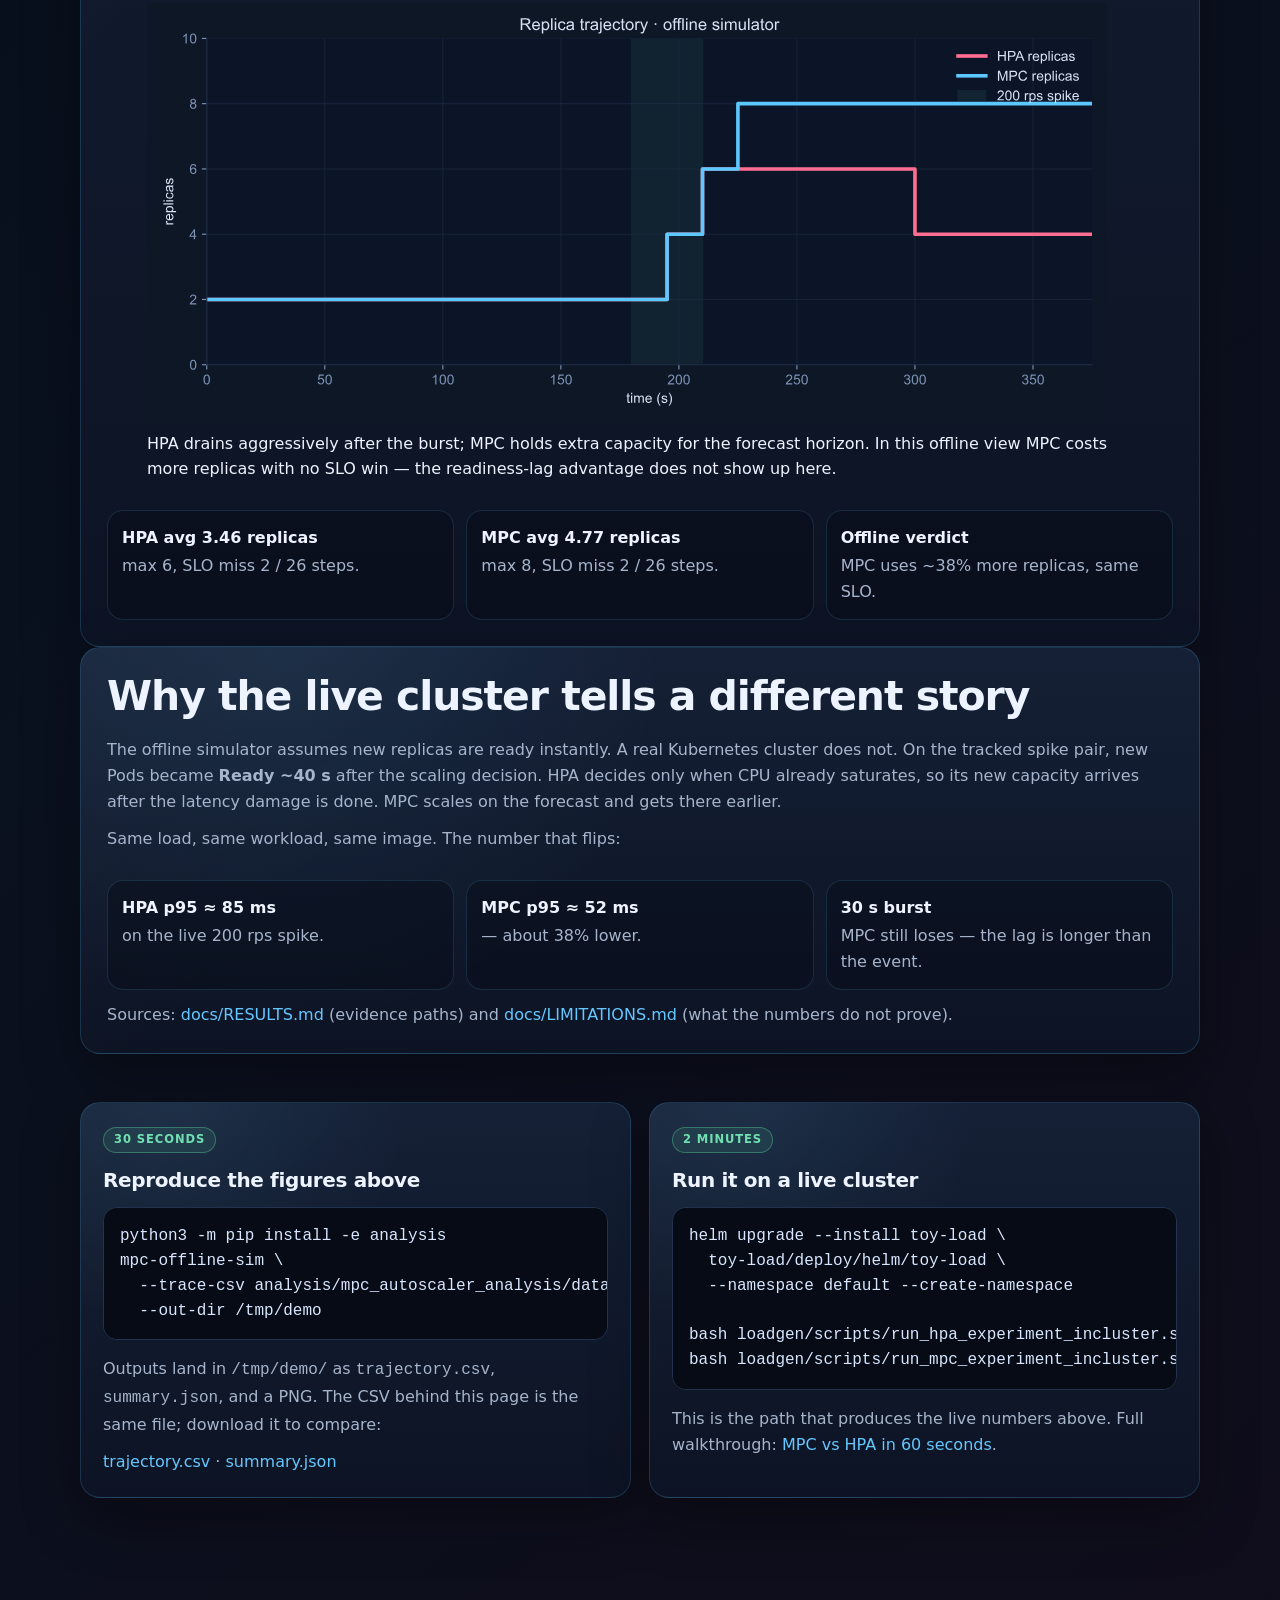
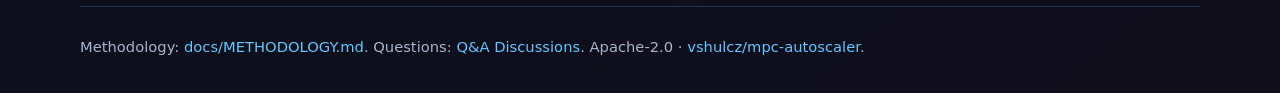
<file: site/demo.html>
<!doctype html>
<html lang="en">
  <head>
    <meta charset="utf-8">
    <meta name="viewport" content="width=device-width, initial-scale=1">
    <title>Browser demo — MPC vs HPA autoscaling</title>
    <meta name="description" content="See the offline MPC simulator output in your browser without installing anything. Real cluster numbers and reproduction commands included.">
    <meta name="robots" content="index,follow">
    <link rel="canonical" href="https://vshulcz.github.io/mpc-autoscaler/demo.html">
    <meta property="og:type" content="article">
    <meta property="og:site_name" content="mpc-autoscaler">
    <meta property="og:title" content="MPC vs HPA — browser demo">
    <meta property="og:description" content="Offline simulator output rendered inline. No install required. Real cluster numbers and reproduction commands below.">
    <meta property="og:url" content="https://vshulcz.github.io/mpc-autoscaler/demo.html">
    <meta property="og:image" content="https://vshulcz.github.io/mpc-autoscaler/assets/og/og-cover.png">
    <meta property="og:image:type" content="image/png">
    <meta property="og:image:width" content="1200">
    <meta property="og:image:height" content="630">
    <meta property="og:image:alt" content="MPC cut p95 latency 38% on a 200 rps spike; on a 30s burst it lost because new Pods became Ready 40s after the decision.">
    <meta name="twitter:card" content="summary_large_image">
    <meta name="twitter:title" content="MPC vs HPA — browser demo">
    <meta name="twitter:description" content="See the offline simulator output without installing anything. Real cluster numbers below.">
    <meta name="twitter:image" content="https://vshulcz.github.io/mpc-autoscaler/assets/og/og-cover.png">
    <link rel="icon" href="/mpc-autoscaler/favicon.svg" type="image/svg+xml">
    <link rel="apple-touch-icon" href="/mpc-autoscaler/apple-touch-icon.png">
    <link rel="manifest" href="/mpc-autoscaler/site.webmanifest">
    <meta name="theme-color" content="#0d1117" media="(prefers-color-scheme: dark)">
    <meta name="theme-color" content="#ffffff" media="(prefers-color-scheme: light)">
    <link rel="stylesheet" href="assets/style.css">
  </head>
  <body>
    <header class="shell nav">
      <a class="brand" href="index.html">mpc-autoscaler</a>
      <nav class="nav-links" aria-label="Primary">
        <a href="demo.html">Demo</a>
        <a href="architecture.html">Architecture</a>
        <a href="reproducibility.html">Reproducibility</a>
        <a href="experiments.html">Evidence</a>
        <a href="https://github.com/vshulcz/mpc-autoscaler/discussions/categories/q-a">Q&amp;A</a>
        <a class="github-link" href="https://github.com/vshulcz/mpc-autoscaler" aria-label="Open GitHub repository"><svg class="github-mark" viewBox="0 0 16 16" aria-hidden="true" focusable="false"><path d="M8 0C3.58 0 0 3.58 0 8c0 3.54 2.29 6.53 5.47 7.59.4.07.55-.17.55-.38 0-.19-.01-.82-.01-1.49-2.01.37-2.53-.49-2.69-.94-.09-.23-.48-.94-.82-1.13-.28-.15-.68-.52-.01-.53.63-.01 1.08.58 1.23.82.72 1.21 1.87.87 2.33.66.07-.52.28-.87.51-1.07-1.78-.2-3.64-.89-3.64-3.95 0-.87.31-1.59.82-2.15-.08-.2-.36-1.02.08-2.12 0 0 .67-.21 2.2.82A7.62 7.62 0 0 1 8 3.86c.68 0 1.36.09 2 .27 1.53-1.04 2.2-.82 2.2-.82.44 1.1.16 1.92.08 2.12.51.56.82 1.27.82 2.15 0 3.07-1.87 3.75-3.65 3.95.29.25.54.73.54 1.48 0 1.07-.01 1.93-.01 2.2 0 .21.15.46.55.38A8.01 8.01 0 0 0 16 8c0-4.42-3.58-8-8-8z"/></svg><span>GitHub</span></a>
      </nav>
    </header>

    <main class="shell">
      <section class="hero page-hero">
        <div>
          <div class="eyebrow">Browser demo</div>
          <h1>See the controller in motion — no install required.</h1>
          <p class="lead">The two charts below are rendered from real output of the offline simulator on the bundled 200&nbsp;rps spike trace (<code>baseline_spike_profile_dt15.csv</code>). The same files you can reproduce locally with one command.</p>
          <div class="hero-actions">
            <a class="button button-primary" href="#reproduce">Reproduce locally</a>
            <a class="button" href="https://github.com/vshulcz/mpc-autoscaler/blob/main/docs/RESULTS.md">Live cluster results</a>
            <a class="button" href="https://github.com/vshulcz/mpc-autoscaler/blob/main/docs/LIMITATIONS.md">Where it fails</a>
          </div>
        </div>
        <aside class="page-hero-card">
          <span class="card-tag">surprise</span>
          <strong>same offline SLO</strong>
          <p>HPA and MPC both miss 2 of 26 steps in this offline run. So where does the <strong>−38% p95</strong> on a real cluster come from? <a href="#readiness-lag">Readiness lag.</a></p>
        </aside>
      </section>

      <section class="section panel" aria-label="Offline simulator output">
        <h2>What the offline simulator sees</h2>
        <p>Both panels use the same input demand and the same scaling bounds (2&ndash;12 replicas, step ≤ 2). HPA is a CPU-target reactive baseline at 60%. MPC is a short-horizon (8-step) QP with normalized objective.</p>

        <figure>
          <img src="assets/demo/demand-vs-forecast.svg" alt="Demand and MPC short-horizon forecast over a 200 rps spike. Forecast peaks lower than the actual spike because the spike fires within a single step." width="960" height="420" loading="lazy" decoding="async">
          <figcaption>Demand jumps from 20&nbsp;rps to 200&nbsp;rps for 30&nbsp;s. The MPC forecast catches the spike one step late — the inherent lag of any reactive forecaster.</figcaption>
        </figure>

        <figure>
          <img src="assets/demo/replica-trajectory.svg" alt="Replica trajectory for HPA and MPC during the spike. Both ramp up; MPC holds replicas longer after the burst." width="960" height="420" loading="lazy" decoding="async">
          <figcaption>HPA drains aggressively after the burst; MPC holds extra capacity for the forecast horizon. In this offline view MPC costs more replicas with no SLO win — the readiness-lag advantage does not show up here.</figcaption>
        </figure>

        <div class="proof-grid" aria-label="Offline numbers">
          <span><strong>HPA avg 3.46 replicas</strong> max 6, SLO miss 2 / 26 steps.</span>
          <span><strong>MPC avg 4.77 replicas</strong> max 8, SLO miss 2 / 26 steps.</span>
          <span><strong>Offline verdict</strong> MPC uses ~38% more replicas, same SLO.</span>
        </div>
      </section>

      <section class="section panel" id="readiness-lag" aria-label="Why offline differs from a real cluster">
        <h2>Why the live cluster tells a different story</h2>
        <p>The offline simulator assumes new replicas are ready instantly. A real Kubernetes cluster does not. On the tracked spike pair, new Pods became <strong>Ready ~40&nbsp;s</strong> after the scaling decision. HPA decides only when CPU already saturates, so its new capacity arrives after the latency damage is done. MPC scales on the forecast and gets there earlier.</p>
        <p>Same load, same workload, same image. The number that flips:</p>
        <div class="proof-grid">
          <span><strong>HPA p95 ≈ 85&nbsp;ms</strong> on the live 200&nbsp;rps spike.</span>
          <span><strong>MPC p95 ≈ 52&nbsp;ms</strong> &mdash; about 38% lower.</span>
          <span><strong>30&nbsp;s burst</strong> MPC still loses — the lag is longer than the event.</span>
        </div>
        <p>Sources: <a href="https://github.com/vshulcz/mpc-autoscaler/blob/main/docs/RESULTS.md">docs/RESULTS.md</a> (evidence paths) and <a href="https://github.com/vshulcz/mpc-autoscaler/blob/main/docs/LIMITATIONS.md">docs/LIMITATIONS.md</a> (what the numbers do not prove).</p>
      </section>

      <section class="section grid grid-2" id="reproduce">
        <article class="card">
          <span class="card-tag">30 seconds</span>
          <h3>Reproduce the figures above</h3>
          <pre><code>python3 -m pip install -e analysis
mpc-offline-sim \
  --trace-csv analysis/mpc_autoscaler_analysis/data/traces/baseline_spike_profile_dt15.csv \
  --out-dir /tmp/demo</code></pre>
          <p>Outputs land in <code>/tmp/demo/</code> as <code>trajectory.csv</code>, <code>summary.json</code>, and a PNG. The CSV behind this page is the same file; download it to compare:</p>
          <p><a href="assets/demo/trajectory.csv">trajectory.csv</a> &middot; <a href="assets/demo/summary.json">summary.json</a></p>
        </article>
        <article class="card">
          <span class="card-tag">2 minutes</span>
          <h3>Run it on a live cluster</h3>
          <pre><code>helm upgrade --install toy-load \
  toy-load/deploy/helm/toy-load \
  --namespace default --create-namespace

bash loadgen/scripts/run_hpa_experiment_incluster.sh spike
bash loadgen/scripts/run_mpc_experiment_incluster.sh spike</code></pre>
          <p>This is the path that produces the live numbers above. Full walkthrough: <a href="https://github.com/vshulcz/mpc-autoscaler/blob/main/docs/MPC_VS_HPA_60_SECONDS.md">MPC vs HPA in 60 seconds</a>.</p>
        </article>
      </section>
    </main>

    <footer class="shell footer">
      Methodology: <a href="https://github.com/vshulcz/mpc-autoscaler/blob/main/docs/METHODOLOGY.md">docs/METHODOLOGY.md</a>.
      Questions: <a href="https://github.com/vshulcz/mpc-autoscaler/discussions/categories/q-a">Q&amp;A Discussions</a>.
      Apache-2.0 &middot; <a href="https://github.com/vshulcz/mpc-autoscaler">vshulcz/mpc-autoscaler</a>.
    </footer>
  </body>
</html>
</file>
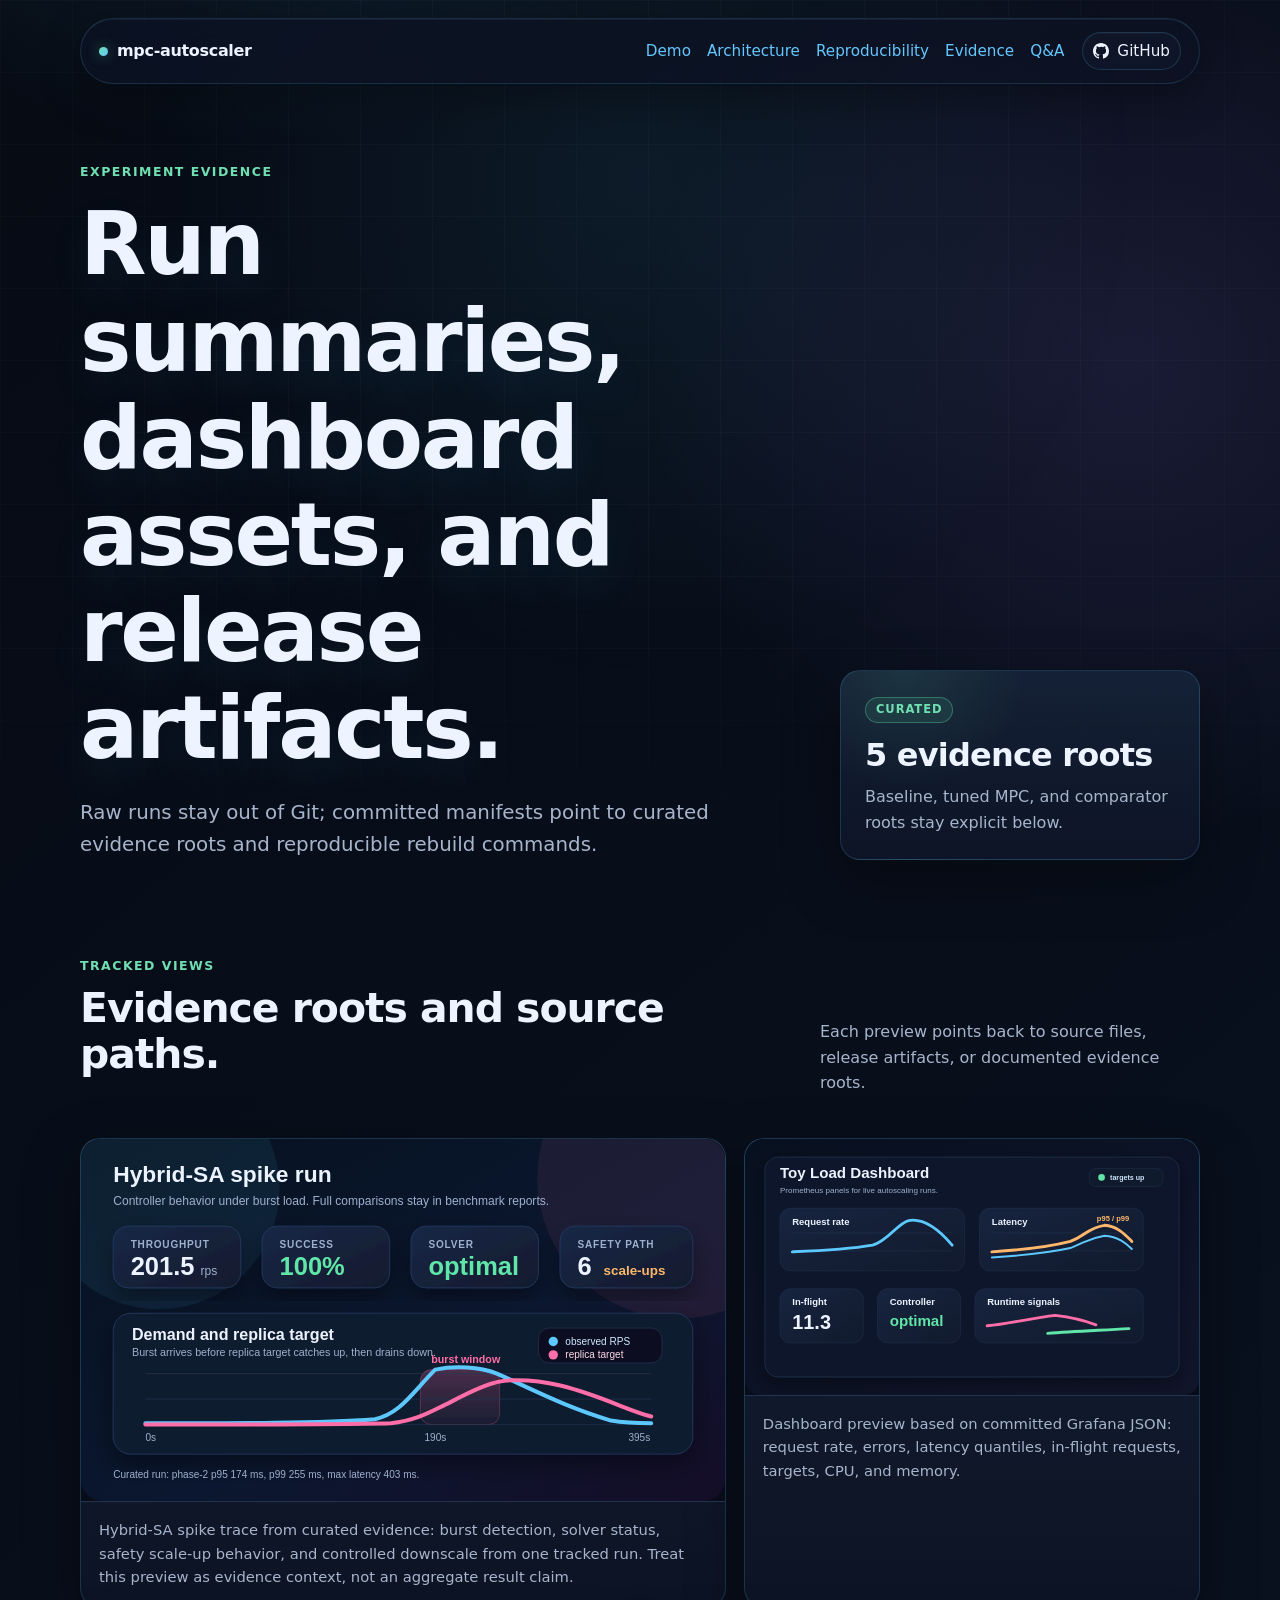
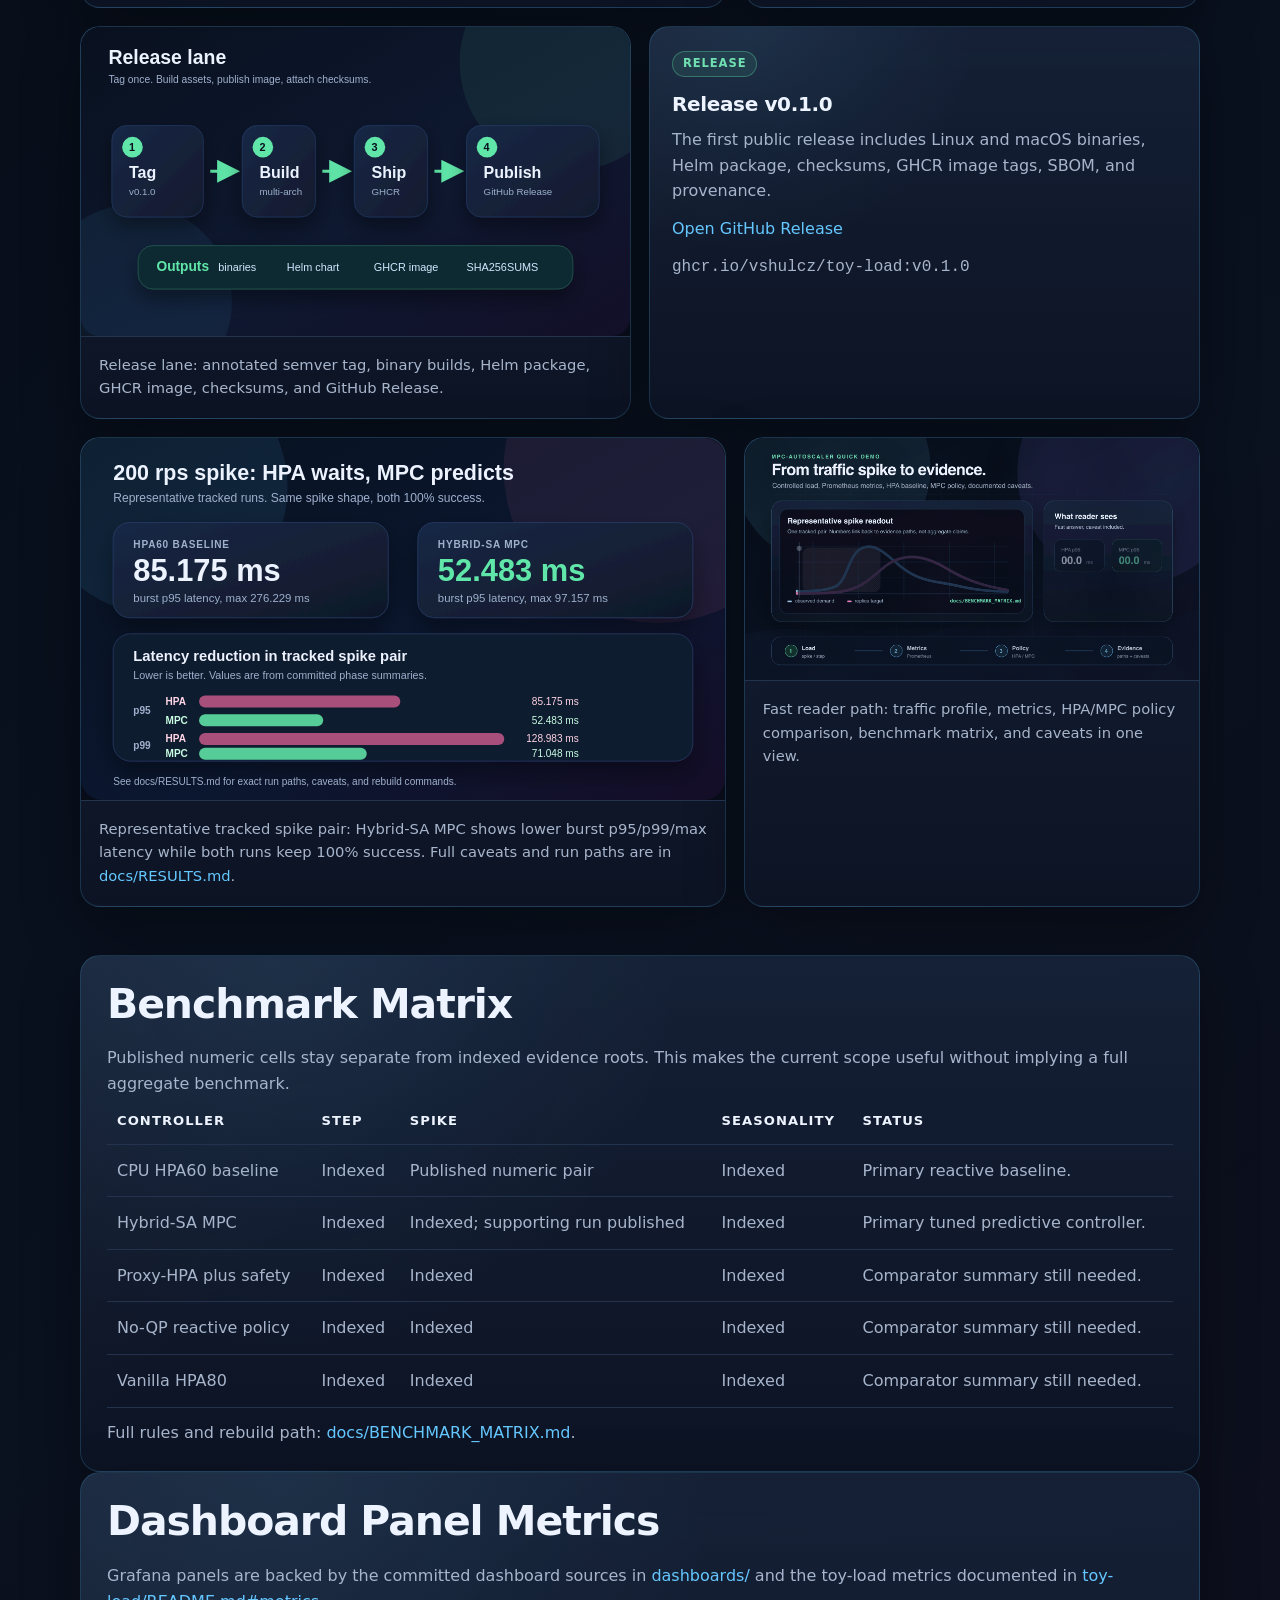
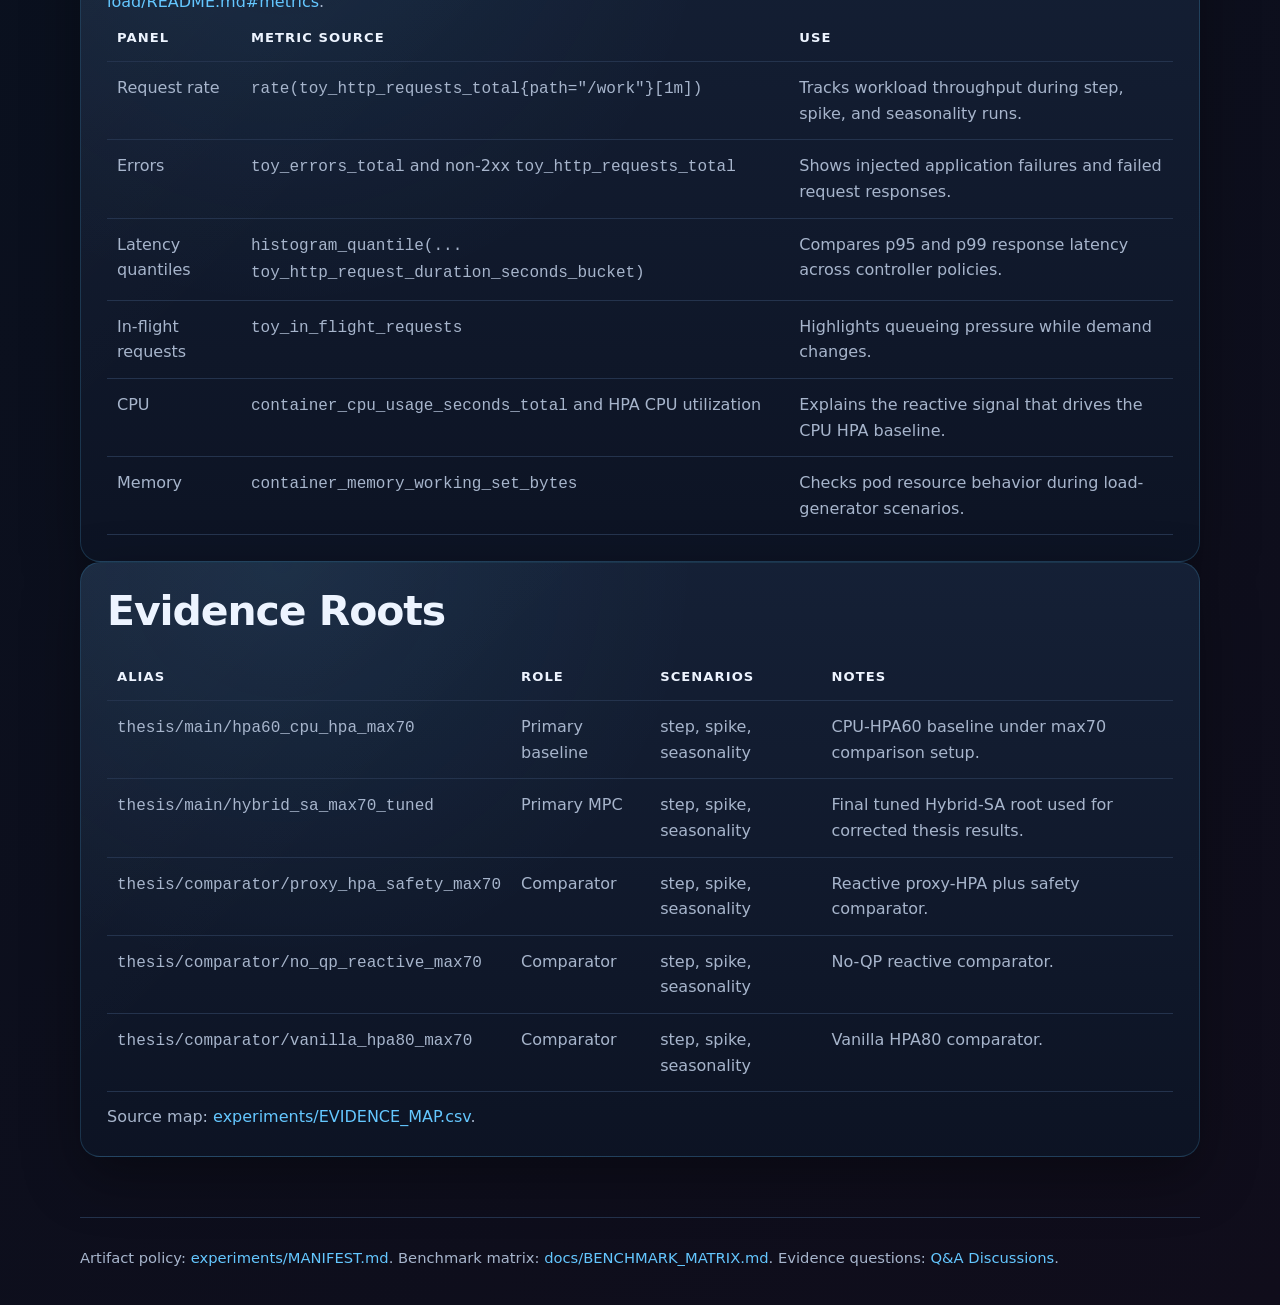
<file: site/experiments.html>
<!doctype html>
<html lang="en">
  <head>
    <meta charset="utf-8">
    <meta name="viewport" content="width=device-width, initial-scale=1">
    <title>Evidence | Kubernetes HPA vs MPC Autoscaling Results</title>
    <meta name="description" content="Evidence for Kubernetes HPA vs MPC autoscaling experiments: representative spike results, benchmark matrix, Grafana dashboard metrics, release artifacts, and caveats.">
    <meta name="robots" content="index,follow">
    <link rel="canonical" href="https://vshulcz.github.io/mpc-autoscaler/experiments.html">
    <meta property="og:type" content="article">
    <meta property="og:site_name" content="mpc-autoscaler">
    <meta property="og:title" content="Evidence for Kubernetes HPA vs MPC Autoscaling">
    <meta property="og:description" content="Representative spike results, benchmark matrix, Grafana dashboard metrics, release artifacts, and evidence aliases for autoscaling experiments.">
    <meta property="og:url" content="https://vshulcz.github.io/mpc-autoscaler/experiments.html">
    <meta property="og:image" content="https://vshulcz.github.io/mpc-autoscaler/assets/og/og-cover.png">
    <meta property="og:image:type" content="image/png">
    <meta property="og:image:width" content="1200">
    <meta property="og:image:height" content="630">
    <meta property="og:image:alt" content="MPC vs HPA — Kubernetes autoscaling lab comparing reactive HPA with a short-horizon Model Predictive Control controller.">
    <meta property="og:locale" content="en_US">
    <meta name="twitter:card" content="summary_large_image">
    <meta name="twitter:title" content="Evidence for HPA vs MPC Autoscaling">
    <meta name="twitter:description" content="Representative spike results, benchmark matrix, Grafana metrics, and caveats for Kubernetes autoscaling experiments.">
    <meta name="twitter:image" content="https://vshulcz.github.io/mpc-autoscaler/assets/og/og-cover.png">
    <link rel="icon" href="/mpc-autoscaler/favicon.svg" type="image/svg+xml">
    <link rel="apple-touch-icon" href="/mpc-autoscaler/apple-touch-icon.png">
    <link rel="manifest" href="/mpc-autoscaler/site.webmanifest">
    <meta name="theme-color" content="#0d1117" media="(prefers-color-scheme: dark)">
    <meta name="theme-color" content="#ffffff" media="(prefers-color-scheme: light)">
    <link rel="stylesheet" href="assets/style.css">
    <script type="application/ld+json">
      {
        "@context": "https://schema.org",
        "@graph": [
          {
            "@type": "TechArticle",
            "headline": "Run summaries, dashboard assets, and release artifacts.",
            "description": "Evidence for Kubernetes HPA vs MPC autoscaling experiments: representative spike results, benchmark matrix, Grafana dashboard metrics, release artifacts, and caveats.",
            "image": "https://vshulcz.github.io/mpc-autoscaler/assets/og/og-cover.png",
            "mainEntityOfPage": "https://vshulcz.github.io/mpc-autoscaler/experiments.html",
            "author": {
              "@type": "Person",
              "name": "vshulcz",
              "url": "https://github.com/vshulcz"
            }
          },
          {
            "@type": "BreadcrumbList",
            "itemListElement": [
              { "@type": "ListItem", "position": 1, "name": "Home", "item": "https://vshulcz.github.io/mpc-autoscaler/" },
              { "@type": "ListItem", "position": 2, "name": "Evidence", "item": "https://vshulcz.github.io/mpc-autoscaler/experiments.html" }
            ]
          },
          {
            "@type": "Dataset",
            "name": "HPA vs MPC Kubernetes autoscaling benchmark matrix",
            "description": "Benchmark matrix and evidence roots for reactive CPU-HPA baselines and a tuned Hybrid-SA Model Predictive Control controller across step, spike, and seasonality scenarios. On one tracked 200 rps spike the MPC variant cut burst p95 latency by about 38% versus the CPU-HPA baseline, both at 100% success; on a short 30s spike the predictive controller lost because new Pods became Ready (~40s) after the spike ended.",
            "url": "https://vshulcz.github.io/mpc-autoscaler/experiments.html",
            "license": "https://www.apache.org/licenses/LICENSE-2.0",
            "keywords": ["Kubernetes autoscaling", "HPA", "MPC", "Model Predictive Control", "Prometheus", "Grafana", "benchmark", "p95 latency"],
            "creator": {
              "@type": "Person",
              "name": "vshulcz",
              "url": "https://github.com/vshulcz"
            },
            "isAccessibleForFree": true,
            "distribution": [
              {
                "@type": "DataDownload",
                "encodingFormat": "text/csv",
                "contentUrl": "https://github.com/vshulcz/mpc-autoscaler/blob/main/experiments/EVIDENCE_MAP.csv"
              }
            ]
          }
        ]
      }
    </script>
  </head>
  <body>
    <header class="shell nav">
      <a class="brand" href="index.html">mpc-autoscaler</a>
      <nav class="nav-links" aria-label="Primary">
        <a href="demo.html">Demo</a>
        <a href="architecture.html">Architecture</a>
        <a href="reproducibility.html">Reproducibility</a>
        <a href="experiments.html">Evidence</a>
        <a href="https://github.com/vshulcz/mpc-autoscaler/discussions/categories/q-a">Q&amp;A</a>
        <a class="github-link" href="https://github.com/vshulcz/mpc-autoscaler" aria-label="Open GitHub repository"><svg class="github-mark" viewBox="0 0 16 16" aria-hidden="true" focusable="false"><path d="M8 0C3.58 0 0 3.58 0 8c0 3.54 2.29 6.53 5.47 7.59.4.07.55-.17.55-.38 0-.19-.01-.82-.01-1.49-2.01.37-2.53-.49-2.69-.94-.09-.23-.48-.94-.82-1.13-.28-.15-.68-.52-.01-.53.63-.01 1.08.58 1.23.82.72 1.21 1.87.87 2.33.66.07-.52.28-.87.51-1.07-1.78-.2-3.64-.89-3.64-3.95 0-.87.31-1.59.82-2.15-.08-.2-.36-1.02.08-2.12 0 0 .67-.21 2.2.82A7.62 7.62 0 0 1 8 3.86c.68 0 1.36.09 2 .27 1.53-1.04 2.2-.82 2.2-.82.44 1.1.16 1.92.08 2.12.51.56.82 1.27.82 2.15 0 3.07-1.87 3.75-3.65 3.95.29.25.54.73.54 1.48 0 1.07-.01 1.93-.01 2.2 0 .21.15.46.55.38A8.01 8.01 0 0 0 16 8c0-4.42-3.58-8-8-8z"/></svg><span>GitHub</span></a>
      </nav>
    </header>

    <main class="shell">
      <section class="hero page-hero gallery-hero">
        <div>
          <div class="eyebrow">Experiment Evidence</div>
          <h1>Run summaries, dashboard assets, and release artifacts.</h1>
          <p class="lead">Raw runs stay out of Git; committed manifests point to curated evidence roots and reproducible rebuild commands.</p>
        </div>
        <aside class="page-hero-card">
          <span class="card-tag">curated</span>
          <strong>5 evidence roots</strong>
          <p>Baseline, tuned MPC, and comparator roots stay explicit below.</p>
        </aside>
      </section>

      <section class="section gallery-grid">
        <div class="section-head section-head-row gallery-head">
          <div>
            <div class="eyebrow">Tracked Views</div>
            <h2>Evidence roots and source paths.</h2>
          </div>
          <p>Each preview points back to source files, release artifacts, or documented evidence roots.</p>
        </div>
        <figure class="figure gallery-card gallery-primary">
          <img src="assets/figures/spike-comparison.svg" alt="Hybrid-SA spike control trace" width="960" height="540" loading="lazy" decoding="async">
          <figcaption class="figure-caption">Hybrid-SA spike trace from curated evidence: burst detection, solver status, safety scale-up behavior, and controlled downscale from one tracked run. Treat this preview as evidence context, not an aggregate result claim.</figcaption>
        </figure>
        <figure class="figure gallery-card">
          <img src="assets/figures/grafana-dashboard.svg" alt="Grafana dashboard preview" width="960" height="540" loading="lazy" decoding="async">
          <figcaption class="figure-caption">Dashboard preview based on committed Grafana JSON: request rate, errors, latency quantiles, in-flight requests, targets, CPU, and memory.</figcaption>
        </figure>
        <figure class="figure gallery-card">
          <img src="assets/figures/release-flow.svg" alt="Release workflow preview" width="960" height="540" loading="lazy" decoding="async">
          <figcaption class="figure-caption">Release lane: annotated semver tag, binary builds, Helm package, GHCR image, checksums, and GitHub Release.</figcaption>
        </figure>
        <article class="card release-card">
          <span class="card-tag">release</span>
          <h3>Release v0.1.0</h3>
          <p>The first public release includes Linux and macOS binaries, Helm package, checksums, GHCR image tags, SBOM, and provenance.</p>
          <p><a href="https://github.com/vshulcz/mpc-autoscaler/releases/tag/v0.1.0">Open GitHub Release</a></p>
          <p><code>ghcr.io/vshulcz/toy-load:v0.1.0</code></p>
        </article>
        <figure class="figure gallery-card gallery-primary">
          <img src="assets/figures/hpa-vs-mpc-spike.svg" alt="Representative HPA versus Hybrid-SA spike result" width="960" height="540" loading="lazy" decoding="async">
          <figcaption class="figure-caption">Representative tracked spike pair: Hybrid-SA MPC shows lower burst p95/p99/max latency while both runs keep 100% success. Full caveats and run paths are in <a href="https://github.com/vshulcz/mpc-autoscaler/blob/main/docs/RESULTS.md">docs/RESULTS.md</a>.</figcaption>
        </figure>
        <figure class="figure gallery-card">
          <img src="assets/figures/ten-second-demo.gif" alt="Ten-second autoscaling demo" width="900" height="480" loading="lazy" decoding="async">
          <figcaption class="figure-caption">Fast reader path: traffic profile, metrics, HPA/MPC policy comparison, benchmark matrix, and caveats in one view.</figcaption>
        </figure>
      </section>

      <section class="section panel">
        <h2>Benchmark Matrix</h2>
        <p>Published numeric cells stay separate from indexed evidence roots. This makes the current scope useful without implying a full aggregate benchmark.</p>
        <div class="table-wrap">
          <table>
            <thead><tr><th>Controller</th><th>Step</th><th>Spike</th><th>Seasonality</th><th>Status</th></tr></thead>
            <tbody>
              <tr><td data-label="Controller">CPU HPA60 baseline</td><td data-label="Step">Indexed</td><td data-label="Spike">Published numeric pair</td><td data-label="Seasonality">Indexed</td><td data-label="Status">Primary reactive baseline.</td></tr>
              <tr><td data-label="Controller">Hybrid-SA MPC</td><td data-label="Step">Indexed</td><td data-label="Spike">Indexed; supporting run published</td><td data-label="Seasonality">Indexed</td><td data-label="Status">Primary tuned predictive controller.</td></tr>
              <tr><td data-label="Controller">Proxy-HPA plus safety</td><td data-label="Step">Indexed</td><td data-label="Spike">Indexed</td><td data-label="Seasonality">Indexed</td><td data-label="Status">Comparator summary still needed.</td></tr>
              <tr><td data-label="Controller">No-QP reactive policy</td><td data-label="Step">Indexed</td><td data-label="Spike">Indexed</td><td data-label="Seasonality">Indexed</td><td data-label="Status">Comparator summary still needed.</td></tr>
              <tr><td data-label="Controller">Vanilla HPA80</td><td data-label="Step">Indexed</td><td data-label="Spike">Indexed</td><td data-label="Seasonality">Indexed</td><td data-label="Status">Comparator summary still needed.</td></tr>
            </tbody>
          </table>
        </div>
        <p>Full rules and rebuild path: <a href="https://github.com/vshulcz/mpc-autoscaler/blob/main/docs/BENCHMARK_MATRIX.md">docs/BENCHMARK_MATRIX.md</a>.</p>
      </section>

      <section class="section panel">
        <h2>Dashboard Panel Metrics</h2>
        <p>Grafana panels are backed by the committed dashboard sources in <a href="https://github.com/vshulcz/mpc-autoscaler/tree/main/dashboards">dashboards/</a> and the toy-load metrics documented in <a href="https://github.com/vshulcz/mpc-autoscaler/blob/main/toy-load/README.md#metrics">toy-load/README.md#metrics</a>.</p>
        <div class="table-wrap">
          <table>
            <thead><tr><th>Panel</th><th>Metric source</th><th>Use</th></tr></thead>
            <tbody>
              <tr><td data-label="Panel">Request rate</td><td data-label="Metric source"><code>rate(toy_http_requests_total{path="/work"}[1m])</code></td><td data-label="Use">Tracks workload throughput during step, spike, and seasonality runs.</td></tr>
              <tr><td data-label="Panel">Errors</td><td data-label="Metric source"><code>toy_errors_total</code> and non-2xx <code>toy_http_requests_total</code></td><td data-label="Use">Shows injected application failures and failed request responses.</td></tr>
              <tr><td data-label="Panel">Latency quantiles</td><td data-label="Metric source"><code>histogram_quantile(... toy_http_request_duration_seconds_bucket)</code></td><td data-label="Use">Compares p95 and p99 response latency across controller policies.</td></tr>
              <tr><td data-label="Panel">In-flight requests</td><td data-label="Metric source"><code>toy_in_flight_requests</code></td><td data-label="Use">Highlights queueing pressure while demand changes.</td></tr>
              <tr><td data-label="Panel">CPU</td><td data-label="Metric source"><code>container_cpu_usage_seconds_total</code> and HPA CPU utilization</td><td data-label="Use">Explains the reactive signal that drives the CPU HPA baseline.</td></tr>
              <tr><td data-label="Panel">Memory</td><td data-label="Metric source"><code>container_memory_working_set_bytes</code></td><td data-label="Use">Checks pod resource behavior during load-generator scenarios.</td></tr>
            </tbody>
          </table>
        </div>
      </section>

      <section class="section panel">
        <h2>Evidence Roots</h2>
        <div class="table-wrap">
          <table>
            <thead><tr><th>Alias</th><th>Role</th><th>Scenarios</th><th>Notes</th></tr></thead>
            <tbody>
              <tr><td data-label="Alias"><code>thesis/main/hpa60_cpu_hpa_max70</code></td><td data-label="Role">Primary baseline</td><td data-label="Scenarios">step, spike, seasonality</td><td data-label="Notes">CPU-HPA60 baseline under max70 comparison setup.</td></tr>
              <tr><td data-label="Alias"><code>thesis/main/hybrid_sa_max70_tuned</code></td><td data-label="Role">Primary MPC</td><td data-label="Scenarios">step, spike, seasonality</td><td data-label="Notes">Final tuned Hybrid-SA root used for corrected thesis results.</td></tr>
              <tr><td data-label="Alias"><code>thesis/comparator/proxy_hpa_safety_max70</code></td><td data-label="Role">Comparator</td><td data-label="Scenarios">step, spike, seasonality</td><td data-label="Notes">Reactive proxy-HPA plus safety comparator.</td></tr>
              <tr><td data-label="Alias"><code>thesis/comparator/no_qp_reactive_max70</code></td><td data-label="Role">Comparator</td><td data-label="Scenarios">step, spike, seasonality</td><td data-label="Notes">No-QP reactive comparator.</td></tr>
              <tr><td data-label="Alias"><code>thesis/comparator/vanilla_hpa80_max70</code></td><td data-label="Role">Comparator</td><td data-label="Scenarios">step, spike, seasonality</td><td data-label="Notes">Vanilla HPA80 comparator.</td></tr>
            </tbody>
          </table>
        </div>
        <p>Source map: <a href="https://github.com/vshulcz/mpc-autoscaler/blob/main/experiments/EVIDENCE_MAP.csv">experiments/EVIDENCE_MAP.csv</a>.</p>
      </section>
    </main>

    <footer class="shell footer">Artifact policy: <a href="https://github.com/vshulcz/mpc-autoscaler/blob/main/experiments/MANIFEST.md">experiments/MANIFEST.md</a>. Benchmark matrix: <a href="https://github.com/vshulcz/mpc-autoscaler/blob/main/docs/BENCHMARK_MATRIX.md">docs/BENCHMARK_MATRIX.md</a>. Evidence questions: <a href="https://github.com/vshulcz/mpc-autoscaler/discussions/categories/q-a">Q&amp;A Discussions</a>.</footer>
  </body>
</html>
</file>
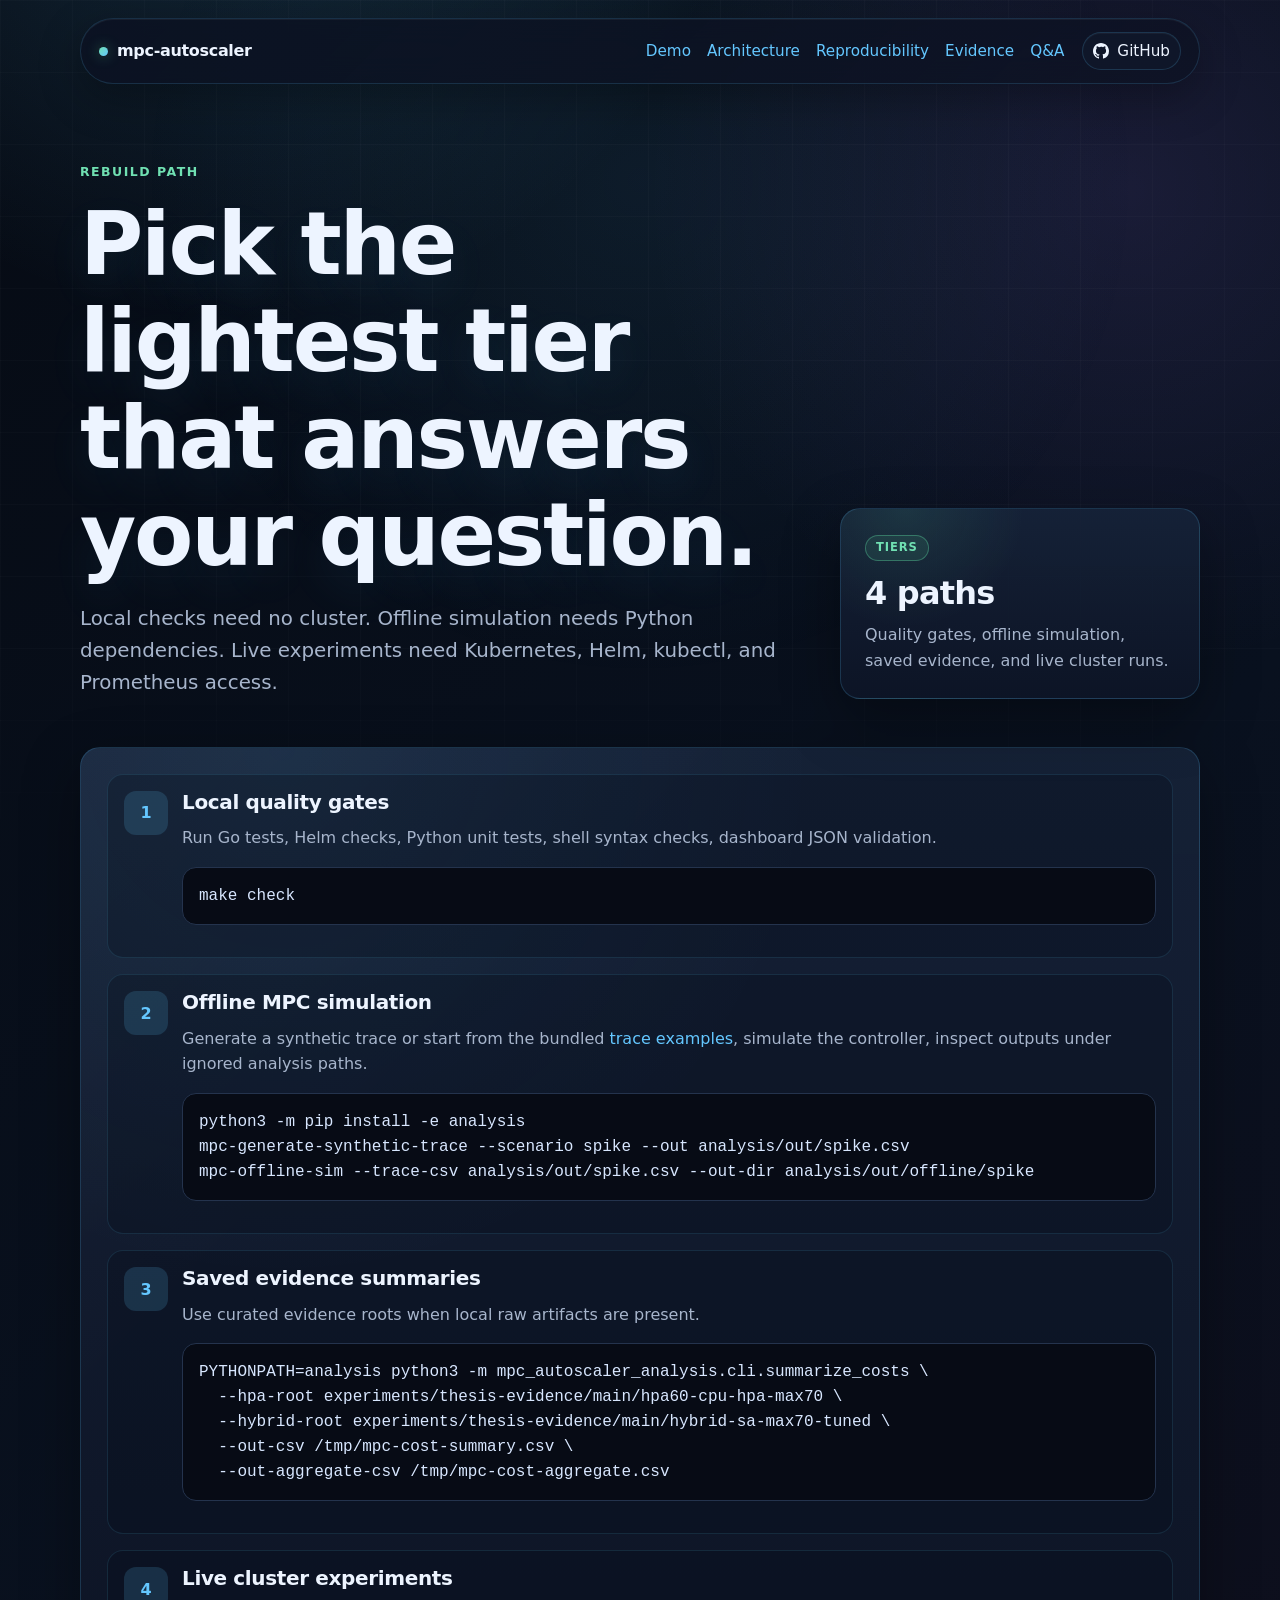
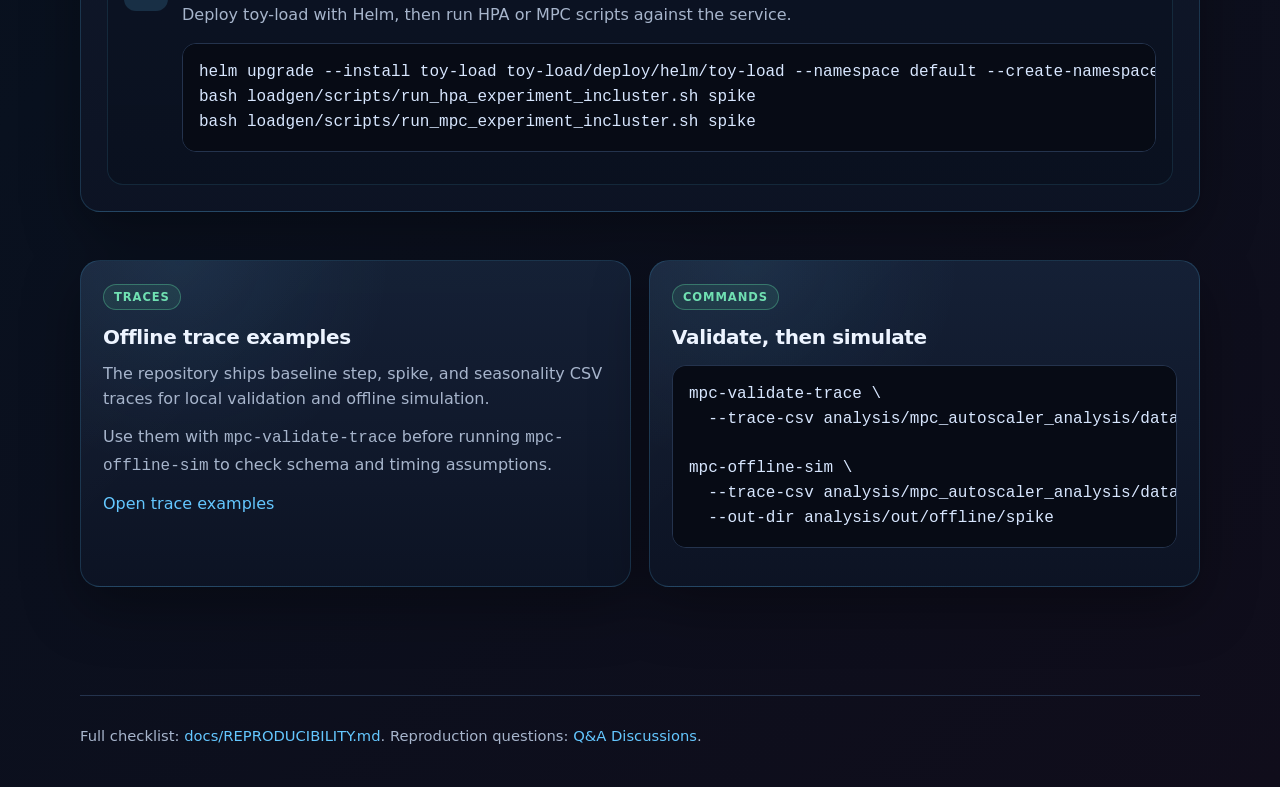
<file: site/reproducibility.html>
<!doctype html>
<html lang="en">
  <head>
    <meta charset="utf-8">
    <meta name="viewport" content="width=device-width, initial-scale=1">
    <title>Reproducibility | Kubernetes HPA vs MPC Experiments</title>
    <meta name="description" content="Reproduction paths for Kubernetes autoscaling experiments: local checks, offline MPC simulation, saved evidence summaries, and live cluster HPA/MPC runs.">
    <meta name="robots" content="index,follow">
    <link rel="canonical" href="https://vshulcz.github.io/mpc-autoscaler/reproducibility.html">
    <meta property="og:type" content="article">
    <meta property="og:site_name" content="mpc-autoscaler">
    <meta property="og:title" content="Reproduce Kubernetes HPA vs MPC Autoscaling Experiments">
    <meta property="og:description" content="Start with local trace validation, run offline MPC simulation, then rebuild saved evidence or live Kubernetes runs.">
    <meta property="og:url" content="https://vshulcz.github.io/mpc-autoscaler/reproducibility.html">
    <meta property="og:image" content="https://vshulcz.github.io/mpc-autoscaler/assets/og/og-cover.png">
    <meta property="og:image:type" content="image/png">
    <meta property="og:image:width" content="1200">
    <meta property="og:image:height" content="630">
    <meta property="og:image:alt" content="MPC vs HPA — Kubernetes autoscaling lab comparing reactive HPA with a short-horizon Model Predictive Control controller.">
    <meta property="og:locale" content="en_US">
    <meta name="twitter:card" content="summary_large_image">
    <meta name="twitter:title" content="Reproduce HPA vs MPC Autoscaling Experiments">
    <meta name="twitter:description" content="Local checks, offline MPC simulation, saved evidence summaries, and live Kubernetes HPA/MPC runs.">
    <meta name="twitter:image" content="https://vshulcz.github.io/mpc-autoscaler/assets/og/og-cover.png">
    <link rel="icon" href="/mpc-autoscaler/favicon.svg" type="image/svg+xml">
    <link rel="apple-touch-icon" href="/mpc-autoscaler/apple-touch-icon.png">
    <link rel="manifest" href="/mpc-autoscaler/site.webmanifest">
    <meta name="theme-color" content="#0d1117" media="(prefers-color-scheme: dark)">
    <meta name="theme-color" content="#ffffff" media="(prefers-color-scheme: light)">
    <link rel="stylesheet" href="assets/style.css">
    <script type="application/ld+json">
      {
        "@context": "https://schema.org",
        "@graph": [
          {
            "@type": "TechArticle",
            "headline": "Pick the lightest tier that answers your question.",
            "description": "Reproduction paths for Kubernetes autoscaling experiments: local checks, offline MPC simulation, saved evidence summaries, and live cluster HPA/MPC runs.",
            "image": "https://vshulcz.github.io/mpc-autoscaler/assets/og/og-cover.png",
            "mainEntityOfPage": "https://vshulcz.github.io/mpc-autoscaler/reproducibility.html",
            "author": {
              "@type": "Person",
              "name": "vshulcz",
              "url": "https://github.com/vshulcz"
            }
          },
          {
            "@type": "BreadcrumbList",
            "itemListElement": [
              { "@type": "ListItem", "position": 1, "name": "Home", "item": "https://vshulcz.github.io/mpc-autoscaler/" },
              { "@type": "ListItem", "position": 2, "name": "Reproducibility", "item": "https://vshulcz.github.io/mpc-autoscaler/reproducibility.html" }
            ]
          }
        ]
      }
    </script>
  </head>
  <body>
    <header class="shell nav">
      <a class="brand" href="index.html">mpc-autoscaler</a>
      <nav class="nav-links" aria-label="Primary">
        <a href="demo.html">Demo</a>
        <a href="architecture.html">Architecture</a>
        <a href="reproducibility.html">Reproducibility</a>
        <a href="experiments.html">Evidence</a>
        <a href="https://github.com/vshulcz/mpc-autoscaler/discussions/categories/q-a">Q&amp;A</a>
        <a class="github-link" href="https://github.com/vshulcz/mpc-autoscaler" aria-label="Open GitHub repository"><svg class="github-mark" viewBox="0 0 16 16" aria-hidden="true" focusable="false"><path d="M8 0C3.58 0 0 3.58 0 8c0 3.54 2.29 6.53 5.47 7.59.4.07.55-.17.55-.38 0-.19-.01-.82-.01-1.49-2.01.37-2.53-.49-2.69-.94-.09-.23-.48-.94-.82-1.13-.28-.15-.68-.52-.01-.53.63-.01 1.08.58 1.23.82.72 1.21 1.87.87 2.33.66.07-.52.28-.87.51-1.07-1.78-.2-3.64-.89-3.64-3.95 0-.87.31-1.59.82-2.15-.08-.2-.36-1.02.08-2.12 0 0 .67-.21 2.2.82A7.62 7.62 0 0 1 8 3.86c.68 0 1.36.09 2 .27 1.53-1.04 2.2-.82 2.2-.82.44 1.1.16 1.92.08 2.12.51.56.82 1.27.82 2.15 0 3.07-1.87 3.75-3.65 3.95.29.25.54.73.54 1.48 0 1.07-.01 1.93-.01 2.2 0 .21.15.46.55.38A8.01 8.01 0 0 0 16 8c0-4.42-3.58-8-8-8z"/></svg><span>GitHub</span></a>
      </nav>
    </header>

    <main class="shell">
      <section class="hero page-hero">
        <div>
          <div class="eyebrow">Rebuild Path</div>
          <h1>Pick the lightest tier that answers your question.</h1>
          <p class="lead">Local checks need no cluster. Offline simulation needs Python dependencies. Live experiments need Kubernetes, Helm, kubectl, and Prometheus access.</p>
        </div>
        <aside class="page-hero-card">
          <span class="card-tag">tiers</span>
          <strong>4 paths</strong>
          <p>Quality gates, offline simulation, saved evidence, and live cluster runs.</p>
        </aside>
      </section>

      <section class="section panel">
        <div class="timeline">
          <div class="step"><div class="step-num">1</div><div><h3>Local quality gates</h3><p>Run Go tests, Helm checks, Python unit tests, shell syntax checks, dashboard JSON validation.</p><pre><code>make check</code></pre></div></div>
          <div class="step"><div class="step-num">2</div><div><h3>Offline MPC simulation</h3><p>Generate a synthetic trace or start from the bundled <a href="https://github.com/vshulcz/mpc-autoscaler/tree/main/analysis/mpc_autoscaler_analysis/data/traces">trace examples</a>, simulate the controller, inspect outputs under ignored analysis paths.</p><pre><code>python3 -m pip install -e analysis
mpc-generate-synthetic-trace --scenario spike --out analysis/out/spike.csv
mpc-offline-sim --trace-csv analysis/out/spike.csv --out-dir analysis/out/offline/spike</code></pre></div></div>
          <div class="step"><div class="step-num">3</div><div><h3>Saved evidence summaries</h3><p>Use curated evidence roots when local raw artifacts are present.</p><pre><code>PYTHONPATH=analysis python3 -m mpc_autoscaler_analysis.cli.summarize_costs \
  --hpa-root experiments/thesis-evidence/main/hpa60-cpu-hpa-max70 \
  --hybrid-root experiments/thesis-evidence/main/hybrid-sa-max70-tuned \
  --out-csv /tmp/mpc-cost-summary.csv \
  --out-aggregate-csv /tmp/mpc-cost-aggregate.csv</code></pre></div></div>
          <div class="step"><div class="step-num">4</div><div><h3>Live cluster experiments</h3><p>Deploy toy-load with Helm, then run HPA or MPC scripts against the service.</p><pre><code>helm upgrade --install toy-load toy-load/deploy/helm/toy-load --namespace default --create-namespace
bash loadgen/scripts/run_hpa_experiment_incluster.sh spike
bash loadgen/scripts/run_mpc_experiment_incluster.sh spike</code></pre></div></div>
        </div>
      </section>

      <section class="section grid grid-2">
        <article class="card">
          <span class="card-tag">traces</span>
          <h3>Offline trace examples</h3>
          <p>The repository ships baseline step, spike, and seasonality CSV traces for local validation and offline simulation.</p>
          <p>Use them with <code>mpc-validate-trace</code> before running <code>mpc-offline-sim</code> to check schema and timing assumptions.</p>
          <p><a href="https://github.com/vshulcz/mpc-autoscaler/tree/main/analysis/mpc_autoscaler_analysis/data/traces">Open trace examples</a></p>
        </article>
        <article class="card">
          <span class="card-tag">commands</span>
          <h3>Validate, then simulate</h3>
          <pre><code>mpc-validate-trace \
  --trace-csv analysis/mpc_autoscaler_analysis/data/traces/baseline_spike_profile_dt15.csv

mpc-offline-sim \
  --trace-csv analysis/mpc_autoscaler_analysis/data/traces/baseline_spike_profile_dt15.csv \
  --out-dir analysis/out/offline/spike</code></pre>
        </article>
      </section>
    </main>

    <footer class="shell footer">Full checklist: <a href="https://github.com/vshulcz/mpc-autoscaler/blob/main/docs/REPRODUCIBILITY.md">docs/REPRODUCIBILITY.md</a>. Reproduction questions: <a href="https://github.com/vshulcz/mpc-autoscaler/discussions/categories/q-a">Q&amp;A Discussions</a>.</footer>
  </body>
</html>
</file>
<file: site/assets/style.css>
:root {
  color-scheme: dark;
  --bg: #080d18;
  --panel: #101827;
  --panel-2: #142035;
  --text: #edf4ff;
  --muted: #a7b5cc;
  --line: #24334d;
  --blue: #64c7ff;
  --green: #70e0b2;
  --orange: #ffb86b;
  --pink: #e989b5;
  --violet: #9d7cff;
  --glass: rgba(12, 18, 32, 0.78);
  --shadow: 0 20px 56px rgba(0, 0, 0, 0.34);
}

* {
  box-sizing: border-box;
}

body {
  margin: 0;
  font-family: ui-sans-serif, system-ui, -apple-system, BlinkMacSystemFont, "Segoe UI", sans-serif;
  background:
    radial-gradient(circle at 18% -8%, rgba(92, 200, 255, 0.16), transparent 32rem),
    radial-gradient(circle at 88% 8%, rgba(157, 124, 255, 0.12), transparent 30rem),
    linear-gradient(140deg, #060b14 0%, #09111f 50%, #100d1b 100%),
    var(--bg);
  color: var(--text);
  line-height: 1.6;
  overflow-x: hidden;
}

body::before {
  content: "";
  position: fixed;
  inset: 0;
  z-index: -1;
  background:
    linear-gradient(rgba(255, 255, 255, 0.018) 1px, transparent 1px),
    linear-gradient(90deg, rgba(255, 255, 255, 0.018) 1px, transparent 1px),
    radial-gradient(circle at 50% 20%, rgba(92, 200, 255, 0.08), transparent 52%);
  background-size: 72px 72px, 72px 72px, auto;
  mask-image: linear-gradient(to bottom, black 0 70%, transparent 100%);
}

a {
  color: var(--blue);
  text-decoration: none;
}

a:hover {
  text-decoration: underline;
}

.shell {
  width: min(1120px, calc(100% - 32px));
  margin: 0 auto;
}

.nav {
  position: sticky;
  top: 14px;
  z-index: 20;
  display: flex;
  align-items: center;
  justify-content: space-between;
  gap: 24px;
  margin-top: 18px;
  padding: 13px 18px;
  border: 1px solid rgba(92, 200, 255, 0.16);
  border-radius: 999px;
  background: linear-gradient(135deg, rgba(11, 18, 34, 0.9), rgba(13, 18, 35, 0.78));
  box-shadow: 0 14px 44px rgba(0, 0, 0, 0.28), inset 0 1px 0 rgba(255, 255, 255, 0.05);
  backdrop-filter: blur(14px);
}

.brand {
  color: var(--text);
  font-weight: 800;
  letter-spacing: -0.02em;
}

.brand::before {
  content: "";
  display: inline-block;
  width: 9px;
  height: 9px;
  margin-right: 9px;
  border-radius: 999px;
  background: linear-gradient(135deg, var(--green), var(--blue));
  box-shadow: 0 0 14px rgba(96, 230, 168, 0.42);
}

.nav-links {
  display: flex;
  flex-wrap: wrap;
  gap: 16px;
  font-size: 0.95rem;
}

.nav-links a {
  display: inline-flex;
  align-items: center;
  gap: 8px;
}

.nav-links .github-link {
  margin-left: 2px;
  border: 1px solid rgba(92, 200, 255, 0.18);
  border-radius: 999px;
  padding: 6px 10px;
  color: var(--text);
  background: rgba(18, 26, 45, 0.58);
  box-shadow: inset 0 1px 0 rgba(255, 255, 255, 0.04);
}

.nav-links .github-link:hover {
  border-color: rgba(100, 199, 255, 0.34);
  background: rgba(20, 32, 53, 0.88);
  text-decoration: none;
}

.github-mark {
  width: 16px;
  height: 16px;
  fill: currentColor;
  flex: 0 0 auto;
}

a:focus-visible,
.button:focus-visible {
  outline: 2px solid rgba(100, 199, 255, 0.72);
  outline-offset: 3px;
}

.hero {
  padding: 78px 0 48px;
}

.hero-split {
  display: grid;
  grid-template-columns: minmax(0, 1.05fr) minmax(360px, 500px);
  gap: 52px;
  align-items: center;
}

.hero-studio {
  padding-top: 104px;
  padding-bottom: 72px;
}

.hero-copy {
  min-width: 0;
}

.eyebrow {
  color: var(--green);
  font-size: 0.78rem;
  font-weight: 800;
  letter-spacing: 0.12em;
  text-transform: uppercase;
}

h1,
h2,
h3 {
  line-height: 1.12;
  margin: 0;
  letter-spacing: -0.026em;
}

h1 {
  max-width: 860px;
  margin-top: 14px;
  color: var(--text);
  font-size: clamp(2.6rem, 6.8vw, 5.4rem);
  text-shadow: 0 18px 44px rgba(92, 200, 255, 0.08);
}

.hero-split h1 {
  max-width: 720px;
  font-size: clamp(3rem, 5.2vw, 5rem);
  line-height: 1;
  letter-spacing: -0.032em;
  background: linear-gradient(100deg, #ffffff 0%, #e8f2ff 44%, #8edcff 78%, #e6a1c2 100%);
  -webkit-background-clip: text;
  background-clip: text;
  color: transparent;
}

h2 {
  margin-bottom: 18px;
  font-size: clamp(1.9rem, 3.2vw, 3rem);
}

h3 {
  font-size: 1.25rem;
  letter-spacing: -0.018em;
}

p {
  color: var(--muted);
  margin: 12px 0 0;
}

.lead {
  max-width: 760px;
  margin-top: 20px;
  font-size: clamp(1.04rem, 1.6vw, 1.24rem);
}

.kicker-row,
.hero-actions,
.proof-grid,
.console-topline,
.trace-legend,
.scale-ladder,
.loop-runway,
.feature-bento,
.evidence-wall,
.page-hero {
  position: relative;
  z-index: 1;
}

.kicker-row {
  display: flex;
  flex-wrap: wrap;
  align-items: center;
  gap: 12px;
}

.release-pill,
.button {
  border: 1px solid rgba(92, 200, 255, 0.2);
  border-radius: 999px;
  background: rgba(10, 16, 30, 0.68);
  box-shadow: inset 0 1px 0 rgba(255, 255, 255, 0.04);
}

.release-pill {
  padding: 6px 11px;
  color: var(--blue);
  font-size: 0.78rem;
  font-weight: 800;
  letter-spacing: 0.04em;
  line-height: 1;
}

.hero-actions {
  display: flex;
  flex-wrap: wrap;
  gap: 12px;
  margin-top: 30px;
}

.button {
  display: inline-flex;
  align-items: center;
  justify-content: center;
  gap: 8px;
  min-height: 44px;
  padding: 0 18px;
  color: var(--text);
  font-weight: 780;
}

.button-primary {
  border-color: rgba(96, 230, 168, 0.36);
  background: linear-gradient(135deg, rgba(112, 224, 178, 0.92), rgba(100, 199, 255, 0.88));
  color: #06101c;
  box-shadow: 0 14px 34px rgba(92, 200, 255, 0.18);
}

.chips {
  display: flex;
  flex-wrap: wrap;
  gap: 10px;
  margin-top: 28px;
}

.chip {
  border: 1px solid var(--line);
  border-radius: 999px;
  padding: 7px 11px;
  background: rgba(18, 26, 45, 0.58);
  color: var(--text);
  font-size: 0.86rem;
}

.proof-grid {
  display: grid;
  grid-template-columns: repeat(3, minmax(0, 1fr));
  gap: 12px;
  margin-top: 28px;
}

.proof-grid span {
  border: 1px solid rgba(92, 200, 255, 0.15);
  border-radius: 16px;
  padding: 14px;
  color: var(--muted);
  background: rgba(8, 13, 25, 0.46);
}

.proof-grid strong {
  display: block;
  margin-bottom: 3px;
  color: var(--text);
}

.hero-panel {
  position: relative;
  overflow: hidden;
  border: 1px solid rgba(92, 200, 255, 0.26);
  border-radius: 28px;
  padding: 22px;
  background:
    radial-gradient(circle at 16% 0%, rgba(92, 200, 255, 0.16), transparent 34%),
    radial-gradient(circle at 100% 0%, rgba(233, 137, 181, 0.12), transparent 32%),
    linear-gradient(180deg, rgba(18, 31, 55, 0.92), rgba(8, 12, 24, 0.98));
  box-shadow: 0 28px 82px rgba(0, 0, 0, 0.44), 0 0 0 1px rgba(92, 200, 255, 0.04);
}

.control-console {
  isolation: isolate;
}

.control-console::after {
  content: "";
  position: absolute;
  inset: 10px;
  z-index: 0;
  border: 1px solid rgba(255, 255, 255, 0.04);
  border-radius: 22px;
  pointer-events: none;
}

.hero-panel::before,
.card::before,
.figure::before,
.panel::before {
  content: "";
  position: absolute;
  inset: 0;
  pointer-events: none;
  background: linear-gradient(135deg, rgba(255, 255, 255, 0.12), transparent 32%);
  opacity: 0.18;
}

.panel-topline,
.hero-links,
.hero-metrics,
.trace-stage,
.scale-ladder {
  position: relative;
  z-index: 1;
}

.panel-topline,
.hero-links {
  display: flex;
  align-items: center;
  justify-content: space-between;
  gap: 12px;
}

.panel-topline {
  color: var(--muted);
  font-size: 0.78rem;
  font-weight: 800;
  letter-spacing: 0.13em;
  text-transform: uppercase;
}

.console-topline {
  justify-content: start;
}

.console-topline .status-dot {
  margin-left: auto;
}

.console-dots {
  display: inline-flex;
  gap: 5px;
}

.console-dots i {
  display: block;
  width: 7px;
  height: 7px;
  border-radius: 999px;
  background: var(--blue);
  box-shadow: 0 0 12px rgba(92, 200, 255, 0.42);
}

.console-dots i:nth-child(2) {
  background: var(--green);
}

.console-dots i:nth-child(3) {
  background: var(--pink);
}

.status-dot {
  border: 1px solid rgba(96, 230, 168, 0.35);
  border-radius: 999px;
  padding: 6px 9px;
  color: var(--green);
  background: rgba(96, 230, 168, 0.1);
  letter-spacing: 0;
  line-height: 1;
  text-transform: none;
}

.hero-metrics {
  display: grid;
  grid-template-columns: repeat(3, minmax(0, 1fr));
  gap: 12px;
  margin-top: 24px;
}

.hero-metrics div {
  border: 1px solid rgba(92, 200, 255, 0.18);
  border-radius: 16px;
  padding: 15px 14px;
  background: linear-gradient(180deg, rgba(13, 23, 43, 0.78), rgba(7, 12, 24, 0.66));
}

.hero-metrics strong,
.hero-metrics span {
  display: block;
}

.hero-metrics strong {
  color: var(--text);
  font-size: 1.5rem;
  line-height: 1;
}

.hero-metrics span {
  margin-top: 7px;
  color: var(--muted);
  font-size: 0.78rem;
}

.trace-stage {
  margin-top: 24px;
}

.hero-chart {
  position: relative;
  z-index: 1;
  display: block;
  width: 100%;
  margin-top: 0;
  border: 1px solid rgba(92, 200, 255, 0.16);
  border-radius: 18px;
  background:
    radial-gradient(circle at 62% 30%, rgba(92, 200, 255, 0.08), transparent 26%),
    rgba(7, 12, 24, 0.58);
}

.hero-chart path,
.hero-chart rect {
  vector-effect: non-scaling-stroke;
}

.hero-chart text {
  font-family: ui-monospace, SFMono-Regular, Menlo, Consolas, monospace;
  font-size: 13px;
  font-weight: 800;
}

.trace-legend {
  display: flex;
  flex-wrap: wrap;
  align-items: center;
  gap: 8px;
  margin: 10px 2px 0;
  color: var(--muted);
  font-size: 0.78rem;
  font-weight: 800;
}

.line-blue,
.line-pink {
  width: 20px;
  height: 4px;
  border-radius: 999px;
}

.line-blue {
  background: var(--blue);
}

.line-pink {
  background: var(--pink);
}

.scale-ladder {
  display: grid;
  grid-template-columns: repeat(4, minmax(0, 1fr));
  gap: 8px;
  margin-top: 18px;
}

.scale-ladder span {
  border: 1px solid rgba(96, 230, 168, 0.16);
  border-radius: 999px;
  padding: 7px 9px;
  color: var(--green);
  background: rgba(96, 230, 168, 0.08);
  font-size: 0.72rem;
  font-weight: 800;
  line-height: 1.1;
  text-align: center;
}

.grid {
  display: grid;
  gap: 18px;
}

.grid-3 {
  grid-template-columns: repeat(3, minmax(0, 1fr));
}

.grid-4 {
  grid-template-columns: repeat(auto-fit, minmax(250px, 1fr));
}

.grid-2 {
  grid-template-columns: repeat(2, minmax(0, 1fr));
}

.loop-runway {
  display: grid;
  grid-template-columns: repeat(5, minmax(0, 1fr));
  gap: 10px;
  margin-top: -4px;
  border: 1px solid rgba(92, 200, 255, 0.18);
  border-radius: 22px;
  padding: 12px;
  background: linear-gradient(135deg, rgba(12, 20, 38, 0.64), rgba(9, 13, 26, 0.42));
  box-shadow: inset 0 1px 0 rgba(255, 255, 255, 0.035), 0 18px 52px rgba(0, 0, 0, 0.24);
}

.runway-item {
  position: relative;
  min-height: 96px;
  border: 1px solid rgba(92, 200, 255, 0.13);
  border-radius: 16px;
  padding: 16px;
  background: rgba(7, 12, 24, 0.48);
}

.runway-item span,
.runway-item strong,
.runway-item small {
  display: block;
}

.runway-item span {
  color: var(--green);
  font: 850 0.74rem ui-monospace, SFMono-Regular, Menlo, Consolas, monospace;
}

.runway-item strong {
  margin-top: 10px;
  color: var(--text);
}

.runway-item small {
  margin-top: 4px;
  color: var(--muted);
}

.runway-item:not(:last-child)::after {
  content: "";
  position: absolute;
  top: 50%;
  right: -13px;
  z-index: 2;
  width: 16px;
  height: 2px;
  background: linear-gradient(90deg, var(--blue), var(--green));
  box-shadow: 0 0 12px rgba(92, 200, 255, 0.36);
}

.card,
.figure,
.panel {
  position: relative;
  overflow: hidden;
  border: 1px solid rgba(92, 200, 255, 0.18);
  border-radius: 20px;
  background:
    radial-gradient(circle at 18% 0%, rgba(92, 200, 255, 0.08), transparent 38%),
    linear-gradient(180deg, rgba(22, 34, 56, 0.94), rgba(13, 20, 36, 0.96));
  box-shadow: var(--shadow);
  min-width: 0;
}

.card {
  padding: 22px;
}

.card > *,
.figure > *,
.panel > * {
  position: relative;
  z-index: 1;
}

.card-tag {
  align-self: flex-start;
  display: inline-grid;
  place-items: center;
  width: max-content;
  max-width: 100%;
  min-width: 0;
  min-height: 26px;
  margin-bottom: 16px;
  border: 1px solid rgba(96, 230, 168, 0.34);
  border-radius: 999px;
  padding: 6px 10px;
  color: var(--green);
  background: rgba(96, 230, 168, 0.09);
  font-size: 0.72rem;
  font-weight: 900;
  letter-spacing: 0.08em;
  line-height: 1;
  text-transform: uppercase;
}

.card strong {
  color: var(--text);
}

.feature-bento {
  display: grid;
  grid-template-columns: repeat(12, minmax(0, 1fr));
  gap: 18px;
}

.feature-card {
  display: flex;
  flex-direction: column;
  grid-column: span 5;
  min-height: 238px;
  padding: 26px;
}

.feature-wide {
  grid-column: span 7;
}

.feature-card h3 {
  font-size: clamp(1.45rem, 2.4vw, 2rem);
}

.feature-card p:last-child {
  margin-top: auto;
}

.feature-release {
  background:
    radial-gradient(circle at 82% 12%, rgba(96, 230, 168, 0.08), transparent 32%),
    linear-gradient(180deg, rgba(22, 34, 56, 0.94), rgba(13, 21, 38, 0.96));
}

.mini-map {
  display: flex;
  flex-wrap: wrap;
  gap: 8px;
  margin: 24px 0;
}

.mini-map span {
  position: relative;
  border: 1px solid rgba(92, 200, 255, 0.16);
  border-radius: 999px;
  padding: 7px 10px;
  color: var(--text);
  background: rgba(7, 12, 24, 0.52);
  font-size: 0.8rem;
  font-weight: 800;
  line-height: 1;
}

.mini-map span:not(:last-child)::after {
  content: "";
  position: absolute;
  top: 50%;
  right: -9px;
  width: 8px;
  height: 2px;
  background: var(--blue);
}

.section {
  padding: 48px 0;
}

.section-head {
  margin-bottom: 24px;
}

.section-head h2 {
  max-width: 720px;
  margin-top: 10px;
}

.section-head-row {
  display: flex;
  align-items: end;
  justify-content: space-between;
  gap: 32px;
}

.section-head-row p {
  max-width: 380px;
}

.proof-section .section-head-row {
  align-items: start;
}

.proof-section .section-head-row h2 {
  max-width: 680px;
}

.figure {
  margin: 0;
  overflow: hidden;
}

.showcase-card img,
.gallery-card img {
  background: #070c18;
}

.figure img {
  display: block;
  width: 100%;
  max-width: 100%;
  height: auto;
}

.figure-caption {
  border-top: 1px solid var(--line);
  padding: 16px 18px 18px;
  color: var(--muted);
  font-size: 0.92rem;
}

.evidence-wall {
  display: grid;
  grid-template-columns: minmax(0, 1.08fr) minmax(320px, 0.92fr);
  gap: 18px;
  align-items: start;
}

.evidence-stack {
  display: grid;
  gap: 18px;
}

.proof-card {
  min-height: 190px;
}

.gallery-grid {
  display: grid;
  grid-template-columns: repeat(12, minmax(0, 1fr));
  gap: 18px;
}

.gallery-head {
  grid-column: 1 / -1;
}

.gallery-card {
  grid-column: span 6;
}

.gallery-primary {
  grid-column: span 7;
}

.gallery-primary + .gallery-card {
  grid-column: span 5;
}

.release-card {
  grid-column: span 6;
  min-height: 100%;
}

.page-hero {
  display: grid;
  grid-template-columns: minmax(0, 1fr) minmax(280px, 360px);
  gap: 36px;
  align-items: end;
}

.page-hero-card {
  position: relative;
  overflow: hidden;
  border: 1px solid rgba(92, 200, 255, 0.18);
  border-radius: 20px;
  padding: 24px;
  background:
    radial-gradient(circle at 18% 0%, rgba(96, 230, 168, 0.1), transparent 34%),
    linear-gradient(180deg, rgba(22, 34, 56, 0.94), rgba(13, 21, 38, 0.96));
  box-shadow: var(--shadow);
}

.page-hero-card strong {
  display: block;
  color: var(--text);
  font-size: 2rem;
  line-height: 1.05;
  letter-spacing: -0.025em;
}

.panel {
  padding: 26px;
}

.table-wrap {
  overflow-x: auto;
}

table {
  width: 100%;
  border-collapse: collapse;
  min-width: 720px;
}

th,
td {
  border-bottom: 1px solid var(--line);
  padding: 13px 10px;
  text-align: left;
  vertical-align: top;
}

th {
  color: var(--text);
  font-size: 0.82rem;
  letter-spacing: 0.08em;
  text-transform: uppercase;
}

td {
  color: var(--muted);
}

code,
pre {
  font-family: ui-monospace, SFMono-Regular, Menlo, Consolas, monospace;
}

pre {
  overflow: auto;
  max-width: 100%;
  border: 1px solid var(--line);
  border-radius: 14px;
  padding: 16px;
  background: #070b15;
  color: #d8e7ff;
  line-height: 1.55;
}

.timeline {
  display: grid;
  gap: 16px;
}

.step {
  display: grid;
  grid-template-columns: 44px 1fr;
  gap: 14px;
  align-items: start;
  border: 1px solid rgba(92, 200, 255, 0.12);
  border-radius: 16px;
  padding: 16px;
  background: rgba(7, 12, 24, 0.28);
}

.step > div {
  min-width: 0;
}

.step-num {
  display: grid;
  place-items: center;
  width: 44px;
  height: 44px;
  border-radius: 12px;
  background: rgba(92, 200, 255, 0.16);
  color: var(--blue);
  font-weight: 800;
}

.footer {
  border-top: 1px solid var(--line);
  margin-top: 60px;
  padding: 28px 0 40px;
  color: var(--muted);
  font-size: 0.92rem;
}

@media (max-width: 840px) {
  .nav {
    align-items: flex-start;
    flex-direction: column;
    border-radius: 22px;
  }

  .nav-links {
    width: 100%;
  }

  h1 {
    font-size: clamp(2.1rem, 8.5vw, 3.65rem);
  }

  .hero-split,
  .page-hero,
  .evidence-wall {
    grid-template-columns: 1fr;
  }

  .hero-studio {
    min-height: 0;
  }

  .page-hero {
    gap: 26px;
  }

  .page-hero h1 {
    font-size: clamp(2rem, 6.5vw, 3.3rem);
    line-height: 1.07;
  }

  .section-head h2 {
    font-size: clamp(1.75rem, 5.2vw, 2.55rem);
    line-height: 1.1;
  }

  .timeline pre {
    white-space: pre-wrap;
    overflow-wrap: anywhere;
  }

  .proof-grid,
  .loop-runway {
    grid-template-columns: 1fr;
  }

  .runway-item:not(:last-child)::after {
    top: auto;
    right: auto;
    bottom: -14px;
    left: 28px;
    width: 2px;
    height: 16px;
  }

  .feature-bento,
  .gallery-grid {
    grid-template-columns: 1fr;
  }

  .feature-card,
  .feature-wide,
  .gallery-card,
  .gallery-primary,
  .gallery-primary + .gallery-card,
  .release-card {
    grid-column: auto;
  }

  .section-head-row {
    align-items: start;
    flex-direction: column;
    gap: 12px;
  }

  .grid-2,
  .grid-3 {
    grid-template-columns: 1fr;
  }

  .hero {
    padding-top: 42px;
  }
}

@media (max-width: 480px) {
  .shell {
    width: min(calc(100% - 24px), 1120px);
  }

  h1 {
    font-size: 1.88rem;
    letter-spacing: -0.016em;
  }

  .hero-split h1 {
    font-size: 2.12rem;
    letter-spacing: -0.02em;
  }

  .nav-links {
    display: grid;
    gap: 8px 14px;
    grid-template-columns: repeat(2, max-content);
  }

  .hero-actions,
  .button {
    width: 100%;
  }

  .chips {
    gap: 8px;
  }

  .chip {
    padding: 7px 10px;
    font-size: 0.82rem;
  }

  .hero {
    padding-bottom: 34px;
  }

  .control-console {
    padding: 18px;
    border-radius: 22px;
  }

  .console-topline {
    align-items: start;
    flex-wrap: wrap;
  }

  .console-topline .status-dot {
    margin-left: 0;
  }

  .hero-metrics,
  .scale-ladder {
    grid-template-columns: repeat(2, minmax(0, 1fr));
  }

  .hero-metrics div:last-child {
    grid-column: 1 / -1;
  }

  .step {
    grid-template-columns: 1fr;
    gap: 12px;
  }

  .proof-grid {
    gap: 8px;
  }

  .feature-card {
    min-height: 0;
    padding: 22px;
  }

  .feature-card h3,
  .page-hero-card strong {
    font-size: 1.45rem;
  }

  .card,
  .panel {
    padding: 18px;
  }

  pre {
    padding: 14px;
    font-size: 0.72rem;
  }
}

@media (max-width: 640px) {
  .table-wrap {
    overflow: visible;
  }

  table,
  thead,
  tbody,
  tr,
  th,
  td {
    display: block;
  }

  table {
    min-width: 0;
  }

  thead {
    position: absolute;
    width: 1px;
    height: 1px;
    overflow: hidden;
    clip: rect(0 0 0 0);
  }

  tr {
    border: 1px solid rgba(92, 200, 255, 0.15);
    border-radius: 18px;
    padding: 12px 14px;
    background: rgba(7, 12, 24, 0.32);
  }

  tr + tr {
    margin-top: 12px;
  }

  td {
    display: block;
    border-bottom: 0;
    padding: 8px 0;
  }

  p code,
  td code {
    overflow-wrap: anywhere;
  }

  td code {
    font-size: 0.82rem;
  }

  td::before {
    content: attr(data-label);
    display: block;
    margin-bottom: 3px;
    color: var(--text);
    font-size: 0.72rem;
    font-weight: 800;
    letter-spacing: 0.08em;
    text-transform: uppercase;
  }
}
</file>
